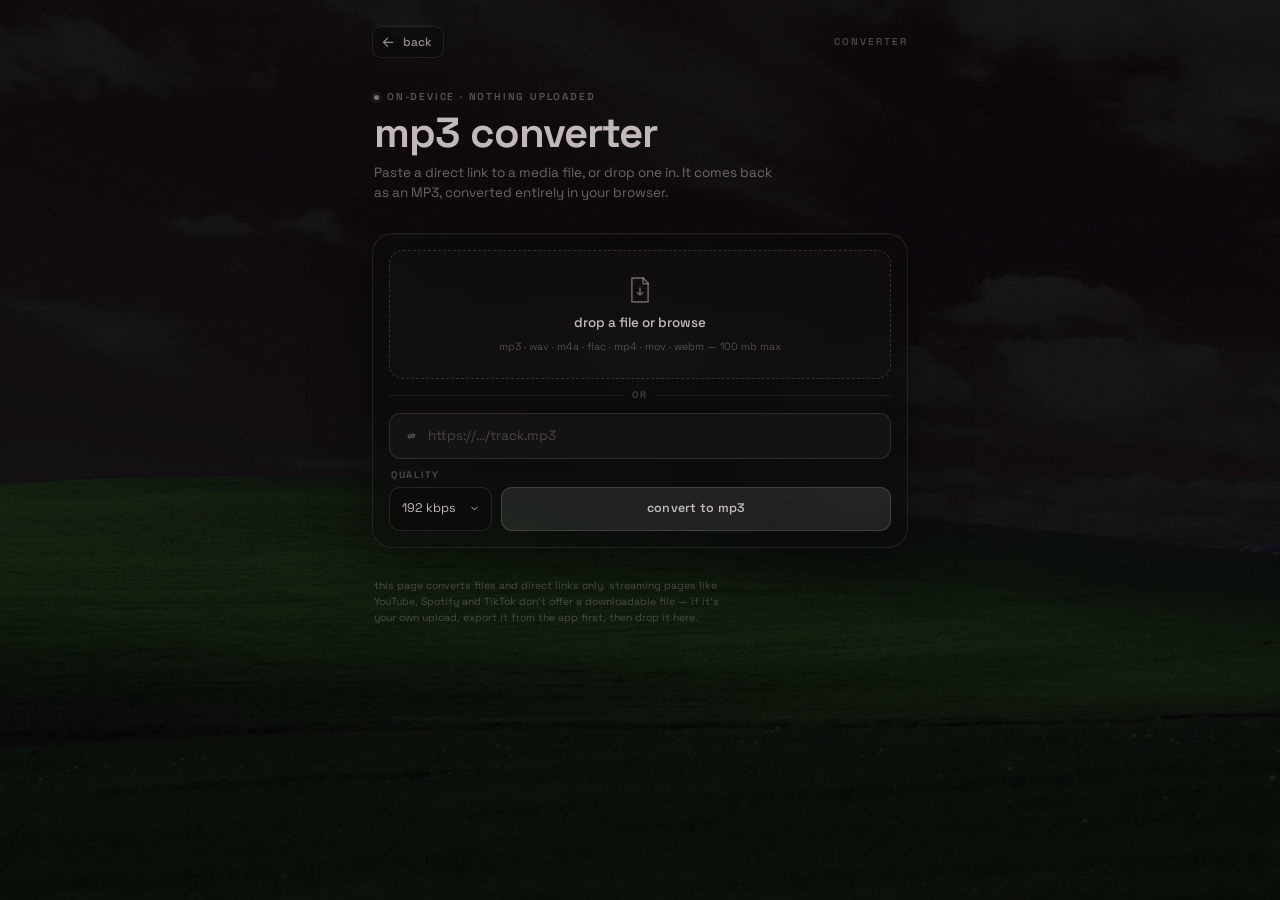
<file: converter.html>
<!DOCTYPE html>
<html lang="en">
<head>
  <meta charset="UTF-8" />
  <meta name="viewport" content="width=device-width, initial-scale=1.0, viewport-fit=cover" />
  <meta name="theme-color" content="#080808" />
  <meta name="color-scheme" content="dark" />
  <title>converter</title>
  <meta name="description" content="Convert audio and video files to MP3 in your browser — nothing is uploaded." />
  <link rel="icon" href="assets/pfp.png" />
  <link rel="preload" href="assets/fonts/space-grotesk.woff2" as="font" type="font/woff2" crossorigin />
  <link rel="stylesheet" href="style.css?v=11" />
  <link rel="stylesheet" href="music.css?v=2" />
  <link rel="stylesheet" href="converter.css?v=2" />
</head>
<body class="music-page convert-page">
  <div class="bg-image" aria-hidden="true"></div>
  <div class="bg-shade" aria-hidden="true"></div>
  <div class="grain" aria-hidden="true"></div>

  <main class="music convert">
    <nav class="music-nav reveal" data-delay="0">
      <a class="back" href="index.html">
        <svg xmlns="http://www.w3.org/2000/svg" viewBox="0 0 24 24" aria-hidden="true">
          <path fill="currentColor" d="M11.29 4.29a1 1 0 0 1 0 1.42L6.41 10.6H19a1 1 0 0 1 0 2H6.41l4.88 4.88a1 1 0 0 1-1.42 1.42l-6.58-6.59a1 1 0 0 1 0-1.42l6.58-6.59a1 1 0 0 1 1.42 0z" />
        </svg>
        <span>back</span>
      </a>
      <span class="nav-tag">converter</span>
    </nav>

    <header class="convert-head reveal" data-delay="1">
      <p class="convert-eyebrow"><span class="convert-dot" aria-hidden="true"></span>on-device · nothing uploaded</p>
      <h1 class="convert-title">mp3 converter</h1>
      <p class="convert-sub">Paste a direct link to a media file, or drop one in. It comes back as an MP3, converted entirely in your browser.</p>
    </header>

    <section class="convert-card reveal" data-delay="2" id="convertCard">
      <form class="convert-form" id="convertForm" novalidate>
        <fieldset class="convert-fields" id="convertFields">
          <div class="convert-drop-wrap">
            <label class="convert-drop" id="convertDrop" for="convertFile">
              <input class="convert-file" id="convertFile" type="file" accept="audio/*,video/*,.mp3,.m4a,.aac,.ogg,.oga,.opus,.flac,.wav,.mp4,.m4v,.mov,.webm,.mkv,.avi,.mpeg,.mpg,.3gp" />
              <svg class="convert-drop-icon" xmlns="http://www.w3.org/2000/svg" viewBox="0 0 48 48" aria-hidden="true">
                <path fill="none" stroke="currentColor" stroke-width="2.6" stroke-linejoin="round" d="M11 5h18l8 8v30H11z" />
                <path fill="none" stroke="currentColor" stroke-width="2.6" stroke-linecap="round" stroke-linejoin="round" d="M29 5v9h8M24 21v11m0 0 4-4m-4 4-4-4" />
              </svg>
              <span class="convert-file-name" id="convertFileName">drop a file or browse</span>
              <span class="convert-file-meta" id="convertFileMeta">mp3 · wav · m4a · flac · mp4 · mov · webm — 100 mb max</span>
            </label>
            <button class="convert-clear" id="convertClear" type="button" aria-label="Remove chosen file" hidden>×</button>
          </div>

          <p class="convert-or"><span>or</span></p>

          <label class="convert-url">
            <svg xmlns="http://www.w3.org/2000/svg" viewBox="0 0 24 24" aria-hidden="true">
              <path fill="currentColor" d="M10.59 13.41a1 1 0 0 1 0-1.42l2.83-2.83a3 3 0 0 1 4.24 4.25l-2.12 2.12a1 1 0 0 1-1.42-1.41l2.12-2.13a1 1 0 0 0-1.41-1.41l-2.83 2.83a1 1 0 0 1-1.41 0zM7.76 10.59l2.12-2.12a1 1 0 0 1 1.42 1.41l-2.12 2.13a1 1 0 0 0 1.41 1.41l2.83-2.83a1 1 0 0 1 1.41 0 1 1 0 0 1 0 1.42l-2.83 2.83a3 3 0 0 1-4.24-4.25z" />
            </svg>
            <input id="convertUrl" type="url" inputmode="url" placeholder="https://…/track.mp3" autocomplete="off" spellcheck="false" aria-label="Direct link to an audio or video file" />
          </label>

          <div class="convert-controls">
            <label class="convert-bitrate">
              <span>quality</span>
              <select id="convertBitrate">
                <option value="128">128 kbps</option>
                <option value="192" selected>192 kbps</option>
                <option value="256">256 kbps</option>
                <option value="320">320 kbps</option>
              </select>
            </label>
            <button class="convert-go" id="convertGo" type="submit">convert to mp3</button>
          </div>
        </fieldset>
      </form>

      <p class="convert-error" id="convertError" role="alert" hidden></p>

      <div class="convert-progress" id="convertProgress" hidden>
        <div class="convert-bar" role="progressbar" aria-label="Conversion progress"><span id="convertBar"></span></div>
        <div class="convert-progress-row">
          <span id="convertStatus" aria-live="polite">preparing…</span>
          <button class="convert-cancel" id="convertCancel" type="button">cancel</button>
        </div>
      </div>

      <details class="convert-log" id="convertLog" hidden>
        <summary>conversion log</summary>
        <pre id="convertLogText"></pre>
      </details>
    </section>

    <section class="convert-result reveal" data-delay="3" id="convertResult" hidden aria-live="polite">
      <div class="convert-result-head">
        <span class="convert-check" aria-hidden="true">
          <svg xmlns="http://www.w3.org/2000/svg" viewBox="0 0 24 24">
            <path fill="none" stroke="currentColor" stroke-width="2.2" stroke-linecap="round" stroke-linejoin="round" d="m5 12.5 4.2 4.2L19 7" />
          </svg>
        </span>
        <div class="convert-result-copy">
          <p class="convert-result-name" id="convertResultName">audio.mp3</p>
          <p class="convert-result-meta" id="convertResultMeta"></p>
        </div>
      </div>

      <audio id="convertAudio" controls preload="metadata"></audio>

      <div class="convert-result-actions">
        <a class="convert-download" id="convertDownload" download>download mp3</a>
        <button class="convert-again" id="convertAgain" type="button">convert another</button>
      </div>
    </section>

    <p class="convert-foot reveal" data-delay="3">
      this page converts files and direct links only. streaming pages like YouTube, Spotify and TikTok don’t offer a downloadable file — if it’s your own upload, export it from the app first, then drop it here.
    </p>
  </main>

  <script src="background.js?v=1"></script>
  <script src="converter.js?v=2"></script>
</body>
</html>
</file>
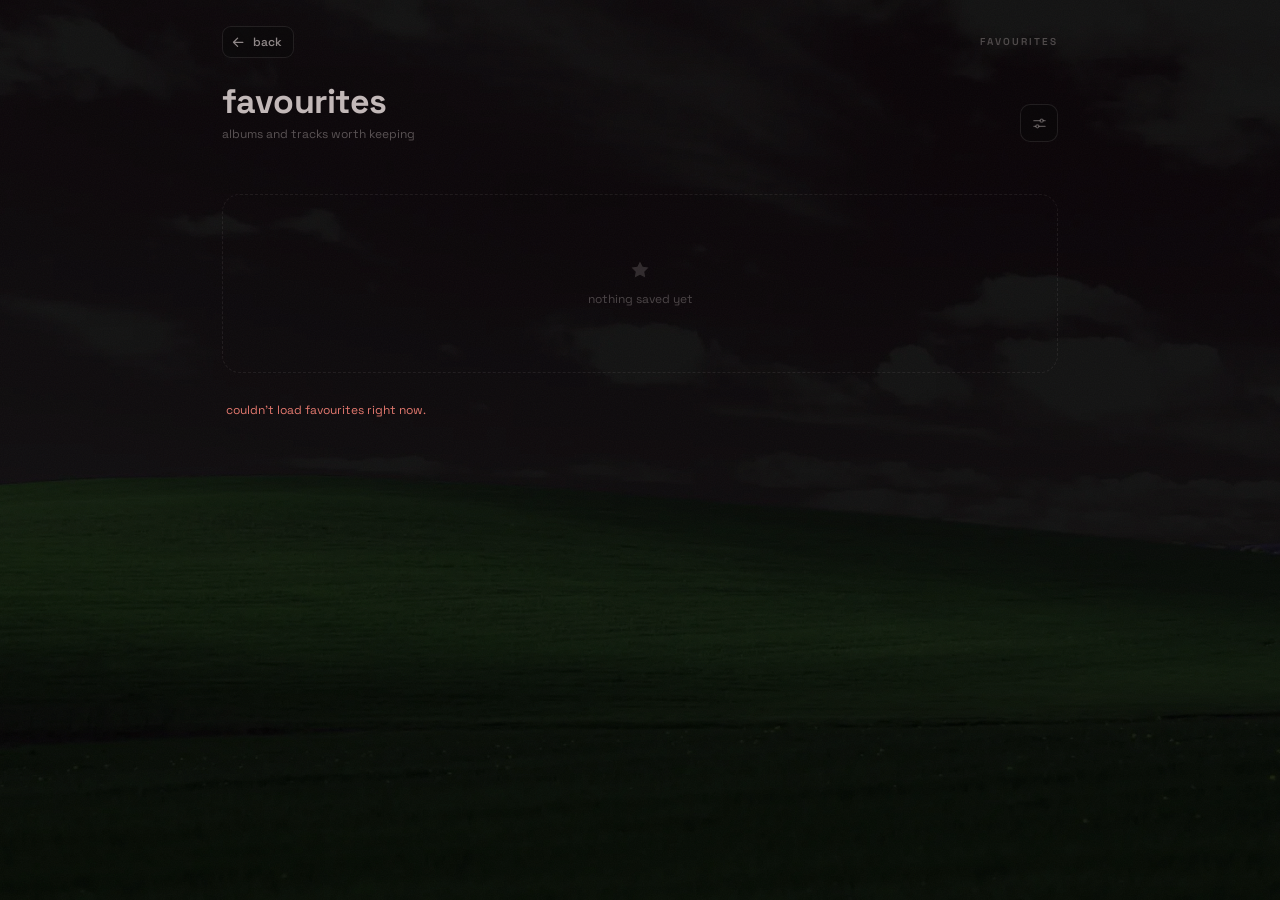
<file: favourites.html>
<!DOCTYPE html>
<html lang="en">
<head>
  <meta charset="UTF-8" />
  <meta name="viewport" content="width=device-width, initial-scale=1.0, viewport-fit=cover" />
  <meta name="theme-color" content="#080808" />
  <meta name="color-scheme" content="dark" />
  <title>favourites</title>
  <meta name="description" content="Albums and tracks zen keeps coming back to." />
  <link rel="icon" href="assets/pfp.png" />
  <link rel="preload" href="assets/fonts/space-grotesk.woff2" as="font" type="font/woff2" crossorigin />
  <link rel="stylesheet" href="style.css?v=11" />
  <link rel="stylesheet" href="music.css?v=2" />
  <link rel="stylesheet" href="favourites.css?v=2" />
</head>
<body class="music-page fav-page">
  <div class="bg-image" aria-hidden="true"></div>
  <div class="bg-shade" aria-hidden="true"></div>
  <div class="grain" aria-hidden="true"></div>

  <main class="music fav">
    <nav class="music-nav reveal" data-delay="0">
      <a class="back" href="index.html">
        <svg xmlns="http://www.w3.org/2000/svg" viewBox="0 0 24 24" aria-hidden="true">
          <path fill="currentColor" d="M11.29 4.29a1 1 0 0 1 0 1.42L6.41 10.6H19a1 1 0 0 1 0 2H6.41l4.88 4.88a1 1 0 0 1-1.42 1.42l-6.58-6.59a1 1 0 0 1 0-1.42l6.58-6.59a1 1 0 0 1 1.42 0z" />
        </svg>
        <span>back</span>
      </a>
      <span class="nav-tag">favourites</span>
    </nav>

    <header class="fav-head reveal" data-delay="1">
      <div class="fav-heading">
        <div class="fav-title-row">
          <h1 class="fav-title" id="favTitle">favourites</h1>
          <span class="fav-count" id="favCount" hidden></span>
        </div>
        <p class="fav-sub">albums and tracks worth keeping</p>
      </div>

      <button class="fav-gear" id="favGear" type="button" aria-label="Favourites dev settings" title="dev settings">
        <svg xmlns="http://www.w3.org/2000/svg" viewBox="0 0 24 24" fill="none" stroke="currentColor" stroke-width="1.7" stroke-linecap="round" aria-hidden="true">
          <path d="M4 8h9M17 8h3M4 16h3M11 16h9" />
          <circle cx="15" cy="8" r="2.2" />
          <circle cx="9" cy="16" r="2.2" />
        </svg>
      </button>
    </header>

    <ul class="fav-grid" id="favGrid"></ul>

    <p class="fav-empty reveal" id="favEmpty" data-delay="2" hidden>
      <svg xmlns="http://www.w3.org/2000/svg" viewBox="0 0 24 24" aria-hidden="true">
        <path fill="currentColor" d="M12 2.6l2.87 5.82 6.42.93-4.64 4.53 1.09 6.4L12 17.25l-5.74 3.03 1.09-6.4L2.71 9.35l6.42-.93z" />
      </svg>
      <span>nothing saved yet</span>
    </p>

    <p class="note" id="favStatus" aria-live="polite" hidden></p>
  </main>

  <div class="fav-modal" id="favModal" hidden>
    <div class="fav-panel" role="dialog" aria-modal="true" aria-labelledby="favModalTitle">
      <div class="fav-panel-head">
        <p class="fav-panel-title" id="favModalTitle">add to favourites</p>
        <button class="fav-close" id="favClose" type="button" aria-label="Close">×</button>
      </div>

      <div class="fav-kinds" role="group" aria-label="Search type">
        <button type="button" data-kind="album" class="is-active" aria-pressed="true">albums</button>
        <button type="button" data-kind="track" aria-pressed="false">tracks</button>
      </div>

      <label class="fav-search">
        <svg xmlns="http://www.w3.org/2000/svg" viewBox="0 0 24 24" aria-hidden="true">
          <path fill="currentColor" d="M10 4a6 6 0 1 0 3.71 10.7l4.8 4.8 1.41-1.42-4.8-4.8A6 6 0 0 0 10 4zm0 2a4 4 0 1 1 0 8 4 4 0 0 1 0-8z" />
        </svg>
        <input id="favSearch" type="search" placeholder="search albums…" autocomplete="off" spellcheck="false" aria-label="Search albums or tracks" />
      </label>

      <div class="fav-results" id="favResults"></div>
      <p class="fav-hint" id="favHint" aria-live="polite">type an album name</p>
    </div>
  </div>

  <div class="admin" id="favDevPanel" hidden>
    <form class="admin-panel" id="favDevForm" autocomplete="off">
      <p class="admin-title">favourites dev</p>

      <label class="admin-field" id="favKeyField">
        <span>key</span>
        <input type="password" id="favKey" placeholder="enter key" />
      </label>

      <p class="admin-text" id="favDevStatus" hidden>dev mode is on — the + tile and × buttons are live.</p>

      <button class="admin-submit" type="submit" id="favDevSubmit">enter</button>
      <button class="admin-submit admin-reset" type="button" id="favLock" hidden>lock</button>

      <p class="admin-hint" id="favDevHint">alt + y to close</p>
    </form>
  </div>

  <script src="background.js?v=1"></script>
  <script src="favourites.js?v=2"></script>
</body>
</html>
</file>
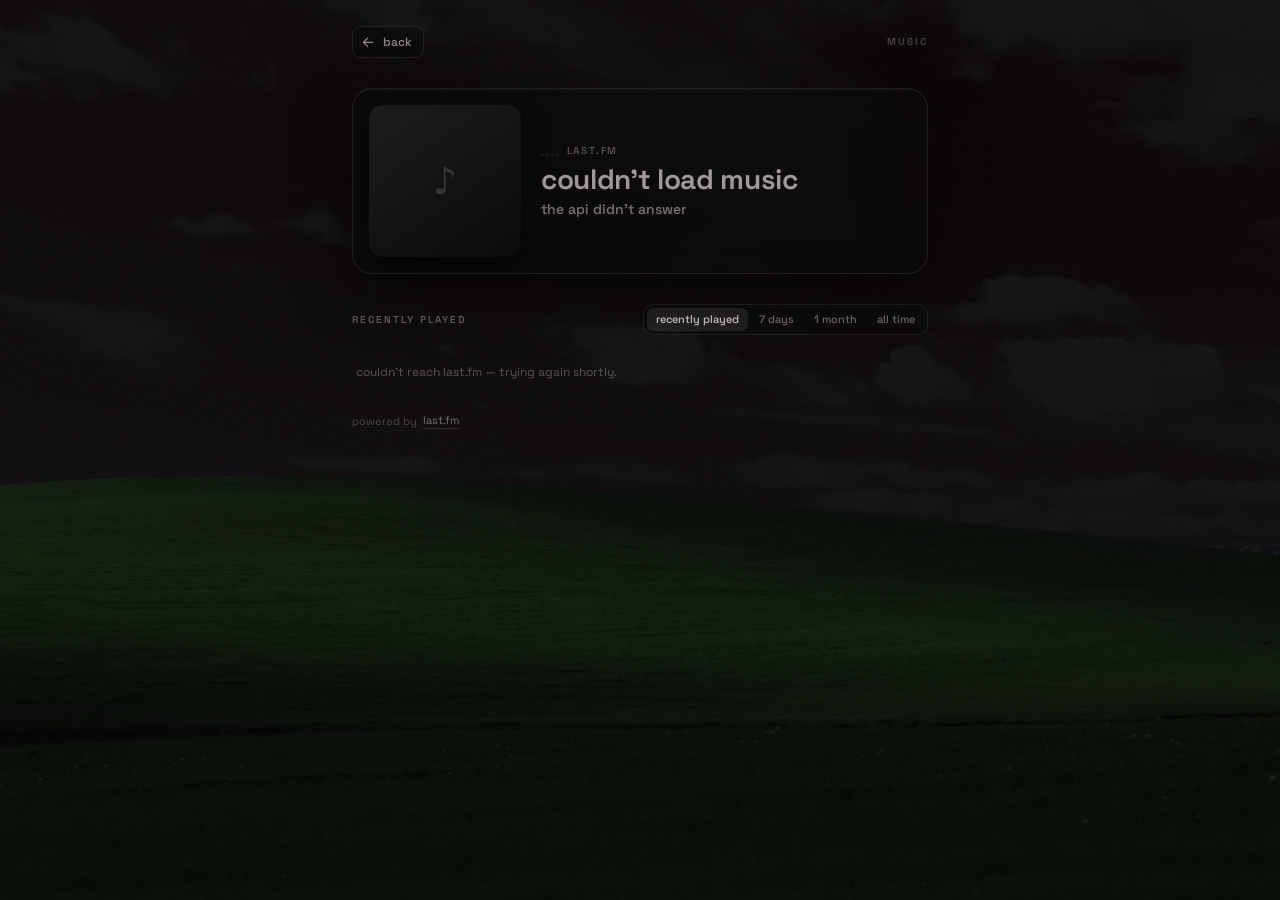
<file: music.html>
<!DOCTYPE html>
<html lang="en">
<head>
  <meta charset="UTF-8" />
  <meta name="viewport" content="width=device-width, initial-scale=1.0, viewport-fit=cover" />
  <meta name="theme-color" content="#080808" />
  <meta name="color-scheme" content="dark" />
  <title>music</title>
  <meta name="description" content="What zen is listening to, straight from last.fm." />
  <link rel="icon" href="assets/pfp.png" />
  <link rel="preload" href="assets/fonts/space-grotesk.woff2" as="font" type="font/woff2" crossorigin />
  <link rel="stylesheet" href="style.css?v=11" />
  <link rel="stylesheet" href="music.css?v=2" />
</head>
<body class="music-page">
  <div class="bg-image" aria-hidden="true"></div>
  <div class="bg-shade" aria-hidden="true"></div>
  <div class="grain" aria-hidden="true"></div>

  <main class="music">
    <nav class="music-nav reveal" data-delay="0">
      <a class="back" href="index.html">
        <svg xmlns="http://www.w3.org/2000/svg" viewBox="0 0 24 24" aria-hidden="true">
          <path fill="currentColor" d="M11.29 4.29a1 1 0 0 1 0 1.42L6.41 10.6H19a1 1 0 0 1 0 2H6.41l4.88 4.88a1 1 0 0 1-1.42 1.42l-6.58-6.59a1 1 0 0 1 0-1.42l6.58-6.59a1 1 0 0 1 1.42 0z" />
        </svg>
        <span>back</span>
      </a>
      <span class="nav-tag">music</span>
    </nav>

    <section class="now" id="now" data-state="loading" aria-busy="true">
      <div class="now-art" id="nowArtBox">
        <img id="nowArt" alt="" width="152" height="152" decoding="async" />
        <span class="art-fallback" aria-hidden="true">♪</span>
      </div>

      <div class="now-body">
        <p class="eyebrow">
          <span class="bars" aria-hidden="true"><i></i><i></i><i></i><i></i></span>
          <span id="nowStatus">loading</span>
        </p>
        <h1 class="now-title" id="nowTitle">…</h1>
        <p class="now-artist" id="nowArtist"></p>
        <p class="now-album" id="nowAlbum"></p>
      </div>

      <a class="now-link" id="nowLink" href="https://www.last.fm" target="_blank" rel="noopener noreferrer" aria-label="Open this track on last.fm" hidden>
        <svg xmlns="http://www.w3.org/2000/svg" viewBox="0 0 24 24" aria-hidden="true">
          <path fill="currentColor" d="M14 4h6v6h-2V7.41l-8.29 8.3-1.42-1.42L16.59 6H14V4zM5 6h5v2H5v11h11v-5h2v5a2 2 0 0 1-2 2H5a2 2 0 0 1-2-2V8a2 2 0 0 1 2-2z" />
        </svg>
      </a>
    </section>

    <section class="top reveal" data-delay="2">
      <div class="top-head">
        <h2 class="top-title" id="listTitle">recently played</h2>
        <div class="periods" id="periods" role="group" aria-label="Music view">
          <button type="button" data-view="recent" class="is-active" aria-pressed="true">
            <span class="only-wide">recently played</span><span class="only-narrow">recent</span>
          </button>
          <button type="button" data-view="7day" aria-pressed="false">7 days</button>
          <button type="button" data-view="1month" aria-pressed="false">1 month</button>
          <button type="button" data-view="overall" aria-pressed="false">all time</button>
        </div>
      </div>

      <ol class="tracks" id="tracks" aria-live="polite"></ol>
      <p class="note" id="note" hidden></p>
    </section>

    <p class="music-foot reveal" data-delay="3">
      <span id="footLabel">powered by</span>
      <a id="lastfmLink" href="https://www.last.fm" target="_blank" rel="noopener noreferrer">last.fm</a>
    </p>
  </main>

  <script src="background.js?v=1"></script>
  <script src="music.js?v=2"></script>
</body>
</html>
</file>
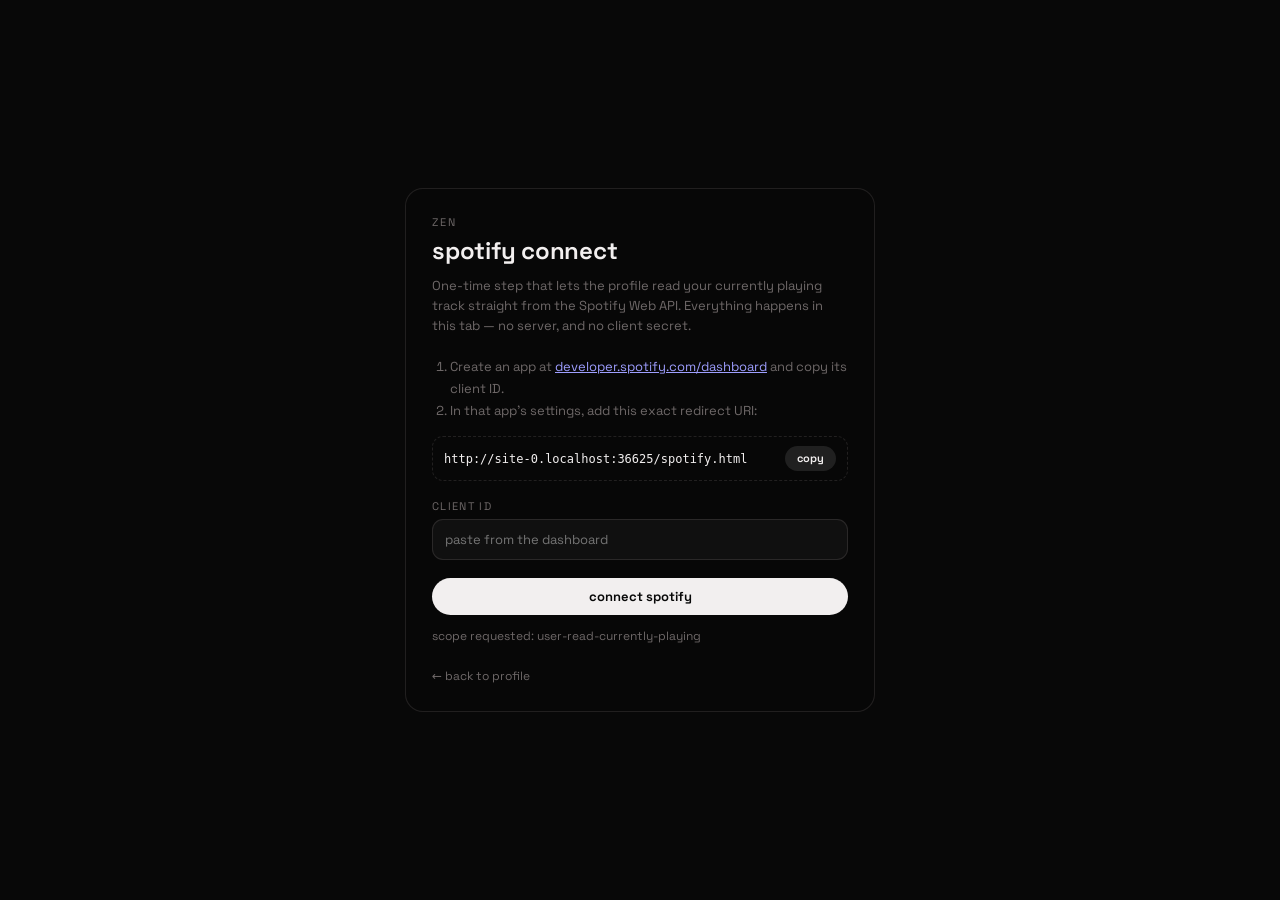
<file: spotify.html>
<!DOCTYPE html>
<html lang="en">
<head>
  <meta charset="UTF-8" />
  <meta name="viewport" content="width=device-width, initial-scale=1.0" />
  <meta name="robots" content="noindex" />
  <meta name="theme-color" content="#080808" />
  <meta name="color-scheme" content="dark" />
  <title>spotify connect</title>
  <link rel="icon" href="assets/pfp.png" />
  <style>
    @font-face {
      font-family: "Space Grotesk";
      src: url("assets/fonts/space-grotesk.woff2") format("woff2");
      font-weight: 300 700;
      font-style: normal;
      font-display: swap;
    }

    :root {
      --fg: #f2efef;
      --muted: rgba(194, 184, 184, 0.55);
      --line: rgba(194, 184, 184, 0.14);
      --green: #1db954;
    }

    * {
      box-sizing: border-box;
    }

    body {
      margin: 0;
      min-height: 100vh;
      padding: 40px 20px;
      display: grid;
      place-items: center;
      background: #080808;
      color: var(--fg);
      font-family: "Space Grotesk", system-ui, -apple-system, "Segoe UI", sans-serif;
      -webkit-font-smoothing: antialiased;
    }

    .wrap {
      width: 100%;
      max-width: 470px;
      padding: 26px;
      border: 1px solid var(--line);
      border-radius: 18px;
      background: rgba(8, 8, 8, 0.6);
    }

    .eyebrow {
      margin: 0 0 6px;
      font-size: 11px;
      letter-spacing: 0.16em;
      text-transform: uppercase;
      color: var(--muted);
    }

    h1 {
      margin: 0 0 10px;
      font-size: 24px;
      font-weight: 650;
      letter-spacing: -0.01em;
    }

    .lede {
      margin: 0 0 20px;
      font-size: 13px;
      line-height: 1.55;
      color: var(--muted);
    }

    .lede a,
    .hint code,
    .hint a {
      color: var(--fg);
      text-decoration: underline;
      text-underline-offset: 2px;
    }

    label.field {
      display: block;
      margin: 0 0 14px;
    }

    label.field span {
      display: block;
      margin-bottom: 6px;
      font-size: 11px;
      letter-spacing: 0.12em;
      text-transform: uppercase;
      color: var(--muted);
    }

    input,
    textarea {
      width: 100%;
      padding: 11px 12px;
      border: 1px solid var(--line);
      border-radius: 11px;
      background: rgba(255, 255, 255, 0.04);
      color: var(--fg);
      font: inherit;
      font-size: 13px;
      outline: none;
      transition: border-color 0.2s ease;
    }

    input:focus,
    textarea:focus {
      border-color: rgba(194, 184, 184, 0.4);
    }

    textarea {
      resize: vertical;
      font-family: ui-monospace, "SFMono-Regular", Menlo, monospace;
      font-size: 12px;
      line-height: 1.5;
      word-break: break-all;
    }

    .uri {
      display: flex;
      align-items: center;
      gap: 10px;
      margin: 0 0 18px;
      padding: 9px 11px;
      border: 1px dashed var(--line);
      border-radius: 11px;
      font-size: 12px;
      color: var(--muted);
    }

    .uri code {
      flex: 1;
      min-width: 0;
      overflow-wrap: anywhere;
      color: var(--fg);
    }

    .steps {
      margin: 0 0 14px;
      padding-left: 18px;
      font-size: 13px;
      line-height: 1.7;
      color: var(--muted);
    }

    button {
      border: 0;
      border-radius: 25px;
      background: var(--fg);
      color: #080808;
      font: inherit;
      font-size: 12px;
      font-weight: 650;
      padding: 9px 15px;
      line-height: 1;
      cursor: pointer;
      transition: opacity 0.2s ease;
    }

    button:hover {
      opacity: 0.85;
    }

    .uri button {
      flex: none;
      padding: 7px 12px;
      font-size: 11px;
      background: rgba(255, 255, 255, 0.1);
      color: var(--fg);
    }

    .go {
      width: 100%;
      margin-top: 4px;
      padding: 12px 16px;
      font-size: 13px;
    }

    .hint {
      margin: 12px 0 0;
      font-size: 12px;
      line-height: 1.6;
      color: var(--muted);
    }

    .hint.err {
      color: #ff8f8f;
    }

    .result {
      margin-top: 22px;
      padding-top: 20px;
      border-top: 1px solid var(--line);
    }

    .result-title {
      margin: 0 0 8px;
      font-size: 11px;
      letter-spacing: 0.12em;
      text-transform: uppercase;
      color: var(--muted);
    }

    .result textarea {
      margin-bottom: 12px;
    }

    .back {
      display: inline-block;
      margin-top: 22px;
      font-size: 12px;
      color: var(--muted);
      text-decoration: none;
    }

    .back:hover {
      color: var(--fg);
    }
  </style>
</head>
<body>
  <main class="wrap">
    <p class="eyebrow">zen</p>
    <h1>spotify connect</h1>
    <p class="lede">
      One-time step that lets the profile read your currently playing track straight from the
      Spotify Web API. Everything happens in this tab &mdash; no server, and no client secret.
    </p>

    <ol class="steps">
      <li>
        Create an app at
        <a href="https://developer.spotify.com/dashboard" target="_blank" rel="noopener noreferrer">developer.spotify.com/dashboard</a>
        and copy its client ID.
      </li>
      <li>In that app&rsquo;s settings, add this exact redirect URI:</li>
    </ol>

    <p class="uri">
      <code id="redirectUri">loading&hellip;</code>
      <button id="copyUri" type="button">copy</button>
    </p>

    <label class="field">
      <span>client id</span>
      <input id="clientId" type="text" spellcheck="false" autocapitalize="off" autocomplete="off" placeholder="paste from the dashboard" />
    </label>

    <button class="go" id="connect" type="button">connect spotify</button>

    <p class="hint" id="hint">scope requested: user-read-currently-playing</p>

    <section class="result" id="result" hidden>
      <p class="result-title">refresh token</p>
      <textarea id="token" readonly rows="4" spellcheck="false"></textarea>
      <button class="go" id="copyToken" type="button">copy refresh token</button>
      <p class="hint">
        Set <code>SPOTIFY_CLIENT_ID</code> and <code>SPOTIFY_REFRESH_TOKEN</code> as secrets on the
        spotify proxy worker, never in <code>script.js</code>. Treat the token like a password: anyone
        holding it can read your playback state.
      </p>
      <p class="hint" id="live"></p>
    </section>

    <a class="back" href="./">&larr; back to profile</a>
  </main>

  <script>
    (() => {
      const SCOPE = "user-read-currently-playing";
      const STORE = "zen.spotify.";
      const TOKEN_URL = "https://accounts.spotify.com/api/token";
      const NOW_URL = "https://api.spotify.com/v1/me/player/currently-playing";

      const redirectUri = location.origin + location.pathname;
      const redirectEl = document.getElementById("redirectUri");
      const clientIdInput = document.getElementById("clientId");
      const hint = document.getElementById("hint");
      const result = document.getElementById("result");
      const tokenBox = document.getElementById("token");
      const live = document.getElementById("live");

      redirectEl.textContent = redirectUri;

      function say(text, isError) {
        hint.textContent = text;
        hint.classList.toggle("err", Boolean(isError));
      }

      function b64url(bytes) {
        let raw = "";
        new Uint8Array(bytes).forEach((byte) => {
          raw += String.fromCharCode(byte);
        });
        return btoa(raw).replace(/\+/g, "-").replace(/\//g, "_").replace(/=+$/, "");
      }

      function random(n) {
        return b64url(crypto.getRandomValues(new Uint8Array(n)));
      }

      async function challenge(verifier) {
        const digest = await crypto.subtle.digest("SHA-256", new TextEncoder().encode(verifier));
        return b64url(digest);
      }

      async function copy(text, label) {
        try {
          await navigator.clipboard.writeText(text);
          say(label + " copied");
        } catch (err) {
          say("couldn't copy — select it manually", true);
        }
      }

      document.getElementById("copyUri").addEventListener("click", () => copy(redirectUri, "redirect URI"));
      document.getElementById("copyToken").addEventListener("click", () => copy(tokenBox.value, "refresh token"));

      clientIdInput.value = localStorage.getItem(STORE + "client") || "";

      document.getElementById("connect").addEventListener("click", async () => {
        const clientId = clientIdInput.value.trim();
        if (!clientId) {
          say("paste your client id first", true);
          return;
        }

        localStorage.setItem(STORE + "client", clientId);

        const verifier = random(64);
        localStorage.setItem(STORE + "verifier", verifier);
        const state = random(16);
        localStorage.setItem(STORE + "state", state);

        const params = new URLSearchParams({
          client_id: clientId,
          response_type: "code",
          redirect_uri: redirectUri,
          code_challenge_method: "S256",
          code_challenge: await challenge(verifier),
          scope: SCOPE,
          state,
          show_dialog: "true",
        });

        location.href = "https://accounts.spotify.com/authorize?" + params.toString();
      });

      async function exchange(code) {
        const verifier = localStorage.getItem(STORE + "verifier");
        const clientId = localStorage.getItem(STORE + "client") || clientIdInput.value.trim();

        if (!verifier || !clientId) {
          say("that sign-in has no stored verifier — press connect again", true);
          return;
        }

        say("exchanging the code\u2026");

        const body = new URLSearchParams({
          grant_type: "authorization_code",
          code,
          redirect_uri: redirectUri,
          client_id: clientId,
          code_verifier: verifier,
        });

        try {
          const res = await fetch(TOKEN_URL, {
            method: "POST",
            headers: { "Content-Type": "application/x-www-form-urlencoded" },
            body,
          });
          const data = await res.json();

          if (!res.ok || !data.refresh_token) {
            say("exchange failed: " + (data.error_description || data.error || res.status), true);
            return;
          }

          tokenBox.value = data.refresh_token;
          result.hidden = false;
          say("connected — keep this tab open until you've copied the token");

          try {
            const now = await fetch(NOW_URL, {
              headers: { Authorization: "Bearer " + data.access_token },
            });
            if (now.status === 204) {
              live.textContent = "live check: connected, nothing playing right now.";
            } else if (now.ok) {
              const playing = await now.json();
              const item = playing.item || {};
              const who = (item.artists || []).map((one) => one.name).join(", ");
              live.textContent = item.name
                ? "live check: connected, playing " + item.name + (who ? " — " + who : "") + "."
                : "live check: connected.";
            } else {
              live.textContent = "live check: connected, but the player read returned " + now.status + ".";
            }
          } catch (err) {
            live.textContent = "live check: connected, but the player read failed.";
          }
        } catch (err) {
          say("couldn't reach Spotify — " + err.message, true);
        }
      }

      const params = new URLSearchParams(location.search);
      const code = params.get("code");
      const state = params.get("state");
      const failed = params.get("error");

      if (failed) {
        say("spotify said: " + failed, true);
        history.replaceState(null, "", location.pathname);
      } else if (code) {
        const expected = localStorage.getItem(STORE + "state");
        history.replaceState(null, "", location.pathname);

        if (expected && state !== expected) {
          say("state mismatch — press connect again", true);
        } else {
          exchange(code);
        }
      }
    })();
  </script>
</body>
</html>
</file>
<file: style.css>
@font-face {
  font-family: "Space Grotesk";
  src: url("assets/fonts/space-grotesk.woff2") format("woff2");
  font-weight: 300 700;
  font-style: normal;
  font-display: swap;
}

:root {
  --fg: #c2b8b8;
  --bg: #080808;
  --font: "Space Grotesk", "Satoshi", system-ui, -apple-system, "Segoe UI", sans-serif;
}

*,
*::before,
*::after {
  box-sizing: border-box;
  margin: 0;
  padding: 0;
}

html,
body {
  height: 100%;
  overscroll-behavior: none;
}

body {
  min-height: 100dvh;
  background: var(--bg);
  color: var(--fg);
  font-family: var(--font);
  font-size: 16px;
  line-height: 1.4;
  overflow: hidden;
  -webkit-text-size-adjust: 100%;
  -webkit-font-smoothing: antialiased;
  -webkit-tap-highlight-color: transparent;
}

.bg-image {
  position: fixed;
  inset: 0;
  z-index: -2;
  overflow: hidden;
  background: url("assets/bg.webp") center center / cover no-repeat;
}

.bg-image .site-bg {
  position: absolute;
  inset: 0;
  display: block;
  width: 100%;
  height: 100%;
  object-fit: cover;
  object-position: center;
  pointer-events: none;
}

.bg-shade {
  position: fixed;
  inset: 0;
  z-index: -1;
  background: rgba(0, 0, 0, 0.55);
}

.grain {
  position: fixed;
  inset: 0;
  z-index: 0;
  pointer-events: none;
  opacity: 0.035;
  background-image: url("data:image/svg+xml,%3Csvg xmlns='http://www.w3.org/2000/svg' width='160' height='160'%3E%3Cfilter id='n'%3E%3CfeTurbulence type='fractalNoise' baseFrequency='0.85' numOctaves='3' stitchTiles='stitch'/%3E%3C/filter%3E%3Crect width='160' height='160' filter='url(%23n)'/%3E%3C/svg%3E");
}

.loader {
  position: fixed;
  inset: 0;
  z-index: 50;
  display: flex;
  flex-direction: column;
  align-items: center;
  justify-content: center;
  gap: 20px;
  background: #050505;
  cursor: pointer;
  transition: opacity 0.6s ease, visibility 0.6s ease;
}

.loader:focus-visible {
  outline: 2px solid rgba(194, 184, 184, 0.45);
  outline-offset: -10px;
}

.enter-hint {
  font-size: 12px;
  font-weight: 500;
  letter-spacing: 0.2em;
  color: rgba(194, 184, 184, 0.6);
  animation: hintPulse 2.4s ease-in-out infinite;
}

@keyframes hintPulse {
  0%,
  100% {
    opacity: 0.45;
  }
  50% {
    opacity: 0.9;
  }
}

.loader.is-done {
  opacity: 0;
  visibility: hidden;
}

.caret {
  width: 4px;
  height: 26px;
  background: #f2efef;
  border-radius: 1px;
  animation: blink 1s steps(2, start) infinite;
}

@keyframes blink {
  0%,
  45% {
    opacity: 1;
  }
  50%,
  100% {
    opacity: 0;
  }
}

.audio-wrap {
  position: fixed;
  top: 15px;
  left: 15px;
  z-index: 5;
  display: flex;
  align-items: center;
  gap: 8px;
}

.audio-btn {
  position: relative;
  display: grid;
  place-items: center;
  width: 60px;
  height: 60px;
  border-radius: 15px;
  border: 2px solid rgba(6, 7, 6, 0.235);
  background: rgba(6, 7, 6, 0.26);
  color: var(--fg);
  font: inherit;
  cursor: pointer;
  padding: 0;
  transition: background 0.25s ease, border-color 0.25s ease, transform 0.25s ease;
}

.audio-btn:hover {
  background: rgba(20, 20, 20, 0.45);
  border-color: rgba(120, 120, 120, 0.25);
}

.audio-btn:active {
  transform: scale(0.95);
}

.audio-btn:focus-visible {
  outline: 2px solid rgba(194, 184, 184, 0.5);
  outline-offset: 3px;
}

.audio-btn .icon {
  width: 30px;
  height: 30px;
  grid-area: 1 / 1;
  transition: opacity 0.2s ease, transform 0.2s ease;
}

.audio-btn .icon-pause {
  width: 26px;
  height: 26px;
  opacity: 0;
  transform: scale(0.7);
}

.audio-btn.is-playing .icon-volume {
  opacity: 0;
  transform: scale(0.7);
}

.audio-btn.is-playing .icon-pause {
  opacity: 1;
  transform: scale(1);
}

.audio-btn .icon-volume {
  animation: speaker 2.6s ease-in-out infinite;
}

.audio-btn.is-playing .icon-volume {
  animation: none;
}

.audio-vol {
  display: none;
  align-items: center;
  height: 40px;
  padding: 0 12px;
  border-radius: 12px;
  border: 2px solid rgba(6, 7, 6, 0.235);
  background: rgba(6, 7, 6, 0.26);
  -webkit-backdrop-filter: blur(6px);
  backdrop-filter: blur(6px);
}

@media (hover: hover) and (pointer: fine) and (min-width: 641px) {
  .audio-vol {
    display: flex;
    opacity: 0;
    transform: translateX(-6px);
    pointer-events: none;
    transition: opacity 0.22s ease, transform 0.22s ease;
  }

  .audio-wrap:hover .audio-vol,
  .audio-wrap:focus-within .audio-vol {
    opacity: 1;
    transform: none;
    pointer-events: auto;
  }
}

.audio-vol-range {
  width: 92px;
  height: 18px;
  -webkit-appearance: none;
  appearance: none;
  background: transparent;
  cursor: pointer;
}

.audio-vol-range::-webkit-slider-runnable-track {
  height: 4px;
  border-radius: 99px;
  background: rgba(194, 184, 184, 0.22);
}

.audio-vol-range::-webkit-slider-thumb {
  -webkit-appearance: none;
  width: 12px;
  height: 12px;
  margin-top: -4px;
  border-radius: 50%;
  background: var(--fg);
  box-shadow: 0 0 6px rgba(194, 184, 184, 0.45);
}

.audio-vol-range::-moz-range-track {
  height: 4px;
  border-radius: 99px;
  background: rgba(194, 184, 184, 0.22);
}

.audio-vol-range::-moz-range-thumb {
  width: 12px;
  height: 12px;
  border: 0;
  border-radius: 50%;
  background: var(--fg);
  box-shadow: 0 0 6px rgba(194, 184, 184, 0.45);
}

.audio-vol-range:focus-visible {
  outline: 2px solid rgba(194, 184, 184, 0.5);
  outline-offset: 4px;
  border-radius: 99px;
}

@keyframes speaker {
  0%,
  100% {
    opacity: 1;
  }
  50% {
    opacity: 0.7;
  }
}

.page-actions {
  position: fixed;
  right: 15px;
  bottom: 15px;
  z-index: 5;
  display: flex;
  flex-direction: column;
  gap: 10px;
}

.page-btn {
  display: grid;
  place-items: center;
  width: 60px;
  height: 60px;
  border-radius: 15px;
  border: 2px solid rgba(6, 7, 6, 0.235);
  background: rgba(6, 7, 6, 0.26);
  color: var(--fg);
  transition: background 0.25s ease, border-color 0.25s ease, transform 0.25s ease;
}

.page-btn svg {
  width: 27px;
  height: 27px;
  display: block;
}

.page-btn:hover {
  background: rgba(20, 20, 20, 0.45);
  border-color: rgba(120, 120, 120, 0.25);
  transform: translateY(-1px);
}

.page-btn:active {
  transform: scale(0.95);
}

.page-btn:focus-visible {
  outline: 2px solid rgba(194, 184, 184, 0.5);
  outline-offset: 3px;
}

.profile {
  position: relative;
  z-index: 1;
  display: flex;
  align-items: center;
  justify-content: center;
  min-height: 100dvh;
  padding: 42px 16px;
}

.tilt-box {
  padding: 26px 32px;
  transform-style: preserve-3d;
}

.card {
  position: relative;
  display: grid;
  grid-template-columns: 172px 170px;
  align-items: center;
  gap: 30px;
  padding: 10px 18px;
  transform-style: preserve-3d;
  transform: perspective(1100px) rotateX(var(--rx, 0deg)) rotateY(var(--ry, 0deg));
  transition: transform 0.55s cubic-bezier(0.22, 1, 0.36, 1);
  will-change: transform;
}

.card.is-tilting {
  transition: transform 0.12s linear;
}

.avatar-wrap,
.info {
  transform-style: preserve-3d;
}

.avatar,
.info {
  transition: transform 0.45s cubic-bezier(0.22, 1, 0.36, 1);
}

.card.is-tilting .avatar,
.card.is-tilting .avatar-decoration {
  transform: translateZ(44px);
}

.avatar-decoration {
  transition: transform 0.45s cubic-bezier(0.22, 1, 0.36, 1);
}

.card.is-tilting .info {
  transform: translateZ(26px);
}

.avatar-wrap {
  position: relative;
  width: 172px;
  height: 172px;
  touch-action: manipulation;
}

.avatar-decoration {
  position: absolute;
  inset: -10%;
  width: 120%;
  height: 120%;
  object-fit: contain;
  pointer-events: none;
  user-select: none;
  -webkit-user-drag: none;
  z-index: 2;
}

.avatar-decoration[hidden] {
  display: none;
}

.avatar {
  display: block;
  width: 100%;
  height: 100%;
  object-fit: cover;
  border-radius: 50%;
  user-select: none;
  -webkit-user-drag: none;
}

.info {
  display: flex;
  flex-direction: column;
  gap: 6px;
  min-width: 0;
}

.name-row {
  display: flex;
  align-items: center;
  gap: 10px;
}

.name {
  flex: none;
  font-size: 36px;
  font-weight: 700;
  line-height: 0.98;
  letter-spacing: 0;
  color: var(--fg);
  text-shadow: 0 0 0.46em currentColor;
  white-space: nowrap;
  overflow: visible;
}

.name.is-typing::after {
  content: "";
  display: inline-block;
  width: 3px;
  height: 0.78em;
  margin-left: 5px;
  vertical-align: -0.02em;
  background: currentColor;
  animation: blink 1s steps(2, start) infinite;
}

.badges {
  flex: none;
  display: flex;
  align-items: center;
  gap: 5.5px;
  padding: 6px 10px;
  border-radius: 25px;
  border: 2px solid rgba(6, 7, 6, 0.04);
  background: rgba(6, 7, 6, 0.2);
}

.badge {
  display: grid;
  place-items: center;
  width: 20px;
  height: 20px;
  color: var(--fg);
  cursor: default;
  transform-origin: 50% 80%;
  transition: transform 0.25s cubic-bezier(0.22, 1, 0.36, 1), color 0.25s ease,
    filter 0.25s ease;
}

.badge:hover {
  color: #f7f3f3;
  transform: translateY(-2px) scale(1.16);
  filter: drop-shadow(0 0 7px rgba(255, 255, 255, 0.28));
}

.badge svg {
  width: 20px;
  height: 20px;
  display: block;
}

.handle {
  display: inline-flex;
  align-items: center;
  height: 27px;
  font-size: 12px;
  font-weight: 550;
  line-height: 1;
  letter-spacing: 0.015em;
  color: rgba(194, 184, 184, 0.62);
  white-space: nowrap;
  overflow-wrap: anywhere;
}

.bio {
  font-size: 17px;
  font-weight: 570;
  line-height: 1.55;
  color: var(--fg);
  overflow-wrap: anywhere;
}

.status-row {
  display: flex;
  align-items: center;
  gap: 8px;
  flex-wrap: wrap;
  margin-top: 4px;
}

.discord {
  display: inline-flex;
  align-items: center;
  height: 27px;
  gap: 6px;
  padding: 0 10px 0 8px;
  border-radius: 25px;
  border: 2px solid rgba(6, 7, 6, 0.04);
  background: rgba(6, 7, 6, 0.2);
  color: var(--fg);
  font-size: 12px;
  line-height: 1;
  cursor: default;
  transition: background 0.25s ease, border-color 0.25s ease;
}

.discord:hover {
  background: rgba(20, 20, 20, 0.32);
  border-color: rgba(120, 120, 120, 0.2);
}

.icon-discord {
  width: 13px;
  height: 13px;
  display: block;
  flex: none;
  opacity: 0.85;
}

.discord-dot {
  width: 7px;
  height: 7px;
  flex: none;
  border-radius: 50%;
  background: #747f8d;
  transition: background 0.3s ease, box-shadow 0.3s ease;
}

.discord-label {
  font-weight: 550;
  letter-spacing: 0.01em;
  white-space: nowrap;
}

.discord[data-status="online"] .discord-dot {
  background: #3ba55d;
  box-shadow: 0 0 7px rgba(59, 165, 93, 0.75);
}

.discord[data-status="idle"] .discord-dot {
  background: #f0b232;
  box-shadow: 0 0 7px rgba(240, 178, 50, 0.7);
}

.discord[data-status="dnd"] .discord-dot {
  background: #f23f43;
  box-shadow: 0 0 7px rgba(242, 63, 67, 0.7);
}

.discord[data-status="offline"] .discord-dot {
  background: #747f8d;
  box-shadow: none;
}

.meta {
  position: fixed;
  left: 20px;
  bottom: 22px;
  z-index: 5;
  display: flex;
  align-items: center;
  gap: 8px;
  color: var(--fg);
  font-size: 13px;
  line-height: 1;
  text-shadow: 0 0 0.46em currentColor;
}

.meta svg {
  filter: drop-shadow(0 0 5px currentColor);
}

.meta .stat,
.meta .stat * {
  transition: color 0.22s ease, text-shadow 0.22s ease;
}

@media (hover: hover) and (pointer: fine) {
  .meta .stat:hover {
    color: #f6f2f2;
    text-shadow: 0 0 0.5em currentColor, 0 0 1.2em rgba(255, 255, 255, 0.28);
  }
}

.stat {
  display: flex;
  align-items: center;
  gap: 5px;
}

.views {
  -webkit-user-select: none;
  user-select: none;
  -webkit-touch-callout: none;
  touch-action: manipulation;
  cursor: default;
}

.views .count {
  font-size: 14px;
  font-weight: 550;
  font-variant-numeric: tabular-nums;
}

.views-roll {
  display: inline-block;
  animation: views-roll 0.38s cubic-bezier(0.16, 0.84, 0.3, 1);
}

@keyframes views-roll {
  from {
    transform: translateY(0.55em);
    opacity: 0;
  }
  to {
    transform: translateY(0);
    opacity: 1;
  }
}

.icon-eye {
  width: 19px;
  height: 19px;
  display: block;
}

.icon-pin {
  width: 13px;
  height: 13px;
  display: block;
  flex: none;
}

.sep {
  opacity: 0.75;
}

.location-clock {
  font: inherit;
  color: inherit;
  opacity: 1;
  font-variant-numeric: tabular-nums;
  white-space: nowrap;
}

.admin {
  position: fixed;
  inset: 0;
  z-index: 60;
  display: grid;
  place-items: center;
  padding: 20px;
  background: rgba(0, 0, 0, 0.72);
  -webkit-backdrop-filter: blur(6px);
  backdrop-filter: blur(6px);
}

.admin[hidden] {
  display: none;
}

.admin-panel {
  width: min(320px, 100%);
  max-height: calc(100dvh - 40px);
  overflow-y: auto;
  display: flex;
  flex-direction: column;
  gap: 12px;
  padding: 20px;
  border-radius: 18px;
  border: 1px solid rgba(194, 184, 184, 0.14);
  background: rgba(10, 10, 10, 0.94);
  box-shadow: 0 18px 60px rgba(0, 0, 0, 0.6);
}

.admin-title {
  font-size: 11px;
  font-weight: 600;
  letter-spacing: 0.16em;
  text-transform: uppercase;
  color: rgba(194, 184, 184, 0.5);
}

.admin-field {
  display: flex;
  flex-direction: column;
  gap: 6px;
  font-size: 12px;
  color: rgba(194, 184, 184, 0.7);
}

.admin-field[hidden] {
  display: none;
}

.admin-field input,
.admin-field select {
  width: 100%;
  padding: 10px 12px;
  border-radius: 10px;
  border: 1px solid rgba(194, 184, 184, 0.16);
  background: rgba(255, 255, 255, 0.04);
  color: var(--fg);
  font: inherit;
  font-size: 15px;
  outline: none;
}

.admin-field select {
  cursor: pointer;
}

.admin-field select option {
  background: #0a0a0a;
  color: var(--fg);
}

.admin-field input:focus,
.admin-field select:focus {
  border-color: rgba(194, 184, 184, 0.45);
}

.admin-field input[type="file"] {
  padding: 8px;
  font-size: 12px;
  color: rgba(194, 184, 184, 0.7);
  cursor: pointer;
}

.admin-field input[type="file"]::file-selector-button {
  margin-right: 10px;
  padding: 6px 9px;
  border: 1px solid rgba(194, 184, 184, 0.16);
  border-radius: 7px;
  background: rgba(255, 255, 255, 0.06);
  color: var(--fg);
  font: inherit;
  font-size: 11px;
  cursor: pointer;
}

.admin-submit {
  width: 100%;
  padding: 10px 12px;
  border-radius: 10px;
  border: 1px solid rgba(194, 184, 184, 0.16);
  background: rgba(255, 255, 255, 0.06);
  color: var(--fg);
  font: inherit;
  font-size: 13px;
  cursor: pointer;
  transition: background 0.2s ease, border-color 0.2s ease;
}

.admin-submit:hover {
  background: rgba(255, 255, 255, 0.12);
  border-color: rgba(194, 184, 184, 0.32);
}

.admin-submit:active {
  transform: scale(0.99);
}

.admin-reset {
  background: transparent;
  color: rgba(194, 184, 184, 0.62);
  border-color: rgba(194, 184, 184, 0.12);
}

.admin-reset:hover {
  background: rgba(255, 255, 255, 0.05);
  border-color: rgba(228, 121, 111, 0.4);
  color: #e4796f;
}

.admin-hint {
  font-size: 11px;
  color: rgba(194, 184, 184, 0.45);
}

.admin-hint.is-error {
  color: #e4796f;
}

.reveal {
  opacity: 0;
  transform: translateY(18px);
  filter: blur(7px);
  transition: opacity 0.9s cubic-bezier(0.22, 1, 0.36, 1),
    transform 0.9s cubic-bezier(0.22, 1, 0.36, 1),
    filter 0.9s cubic-bezier(0.22, 1, 0.36, 1);
  transition-delay: calc(var(--delay, 0) * 110ms);
}

body.is-ready .reveal {
  opacity: 1;
  transform: none;
  filter: blur(0);
}

.reveal[data-delay="0"] {
  --delay: 0;
}
.reveal[data-delay="1"] {
  --delay: 1;
}
.reveal[data-delay="2"] {
  --delay: 2;
}
.reveal[data-delay="3"] {
  --delay: 3;
}

.tilt-box {
  display: flex;
  flex-direction: column;
  align-items: center;
  gap: 14px;
}

.server {
  display: flex;
  align-items: center;
  gap: 11px;
  width: 100%;
  max-width: 408px;
  padding: 9px 11px;
  border-radius: 15px;
  border: 1px solid rgba(194, 184, 184, 0.12);
  background: rgba(8, 8, 8, 0.55);
  -webkit-backdrop-filter: blur(6px);
  backdrop-filter: blur(6px);
  color: var(--fg);
  text-decoration: none;
  transform: perspective(800px) rotateX(var(--rx, 0deg)) rotateY(var(--ry, 0deg));
  transform-style: preserve-3d;
  will-change: transform;
  transition: transform 0.5s cubic-bezier(0.22, 1, 0.36, 1), background 0.25s ease,
    border-color 0.25s ease;
}

.server.is-tilting,
.spotify.is-tilting {
  transition: transform 0.1s linear, background 0.25s ease, border-color 0.25s ease;
}

.server:hover {
  background: rgba(22, 22, 22, 0.7);
  border-color: rgba(194, 184, 184, 0.3);
}

.server:focus-visible {
  outline: 2px solid rgba(194, 184, 184, 0.55);
  outline-offset: 2px;
}

.server-icon {
  width: 42px;
  height: 42px;
  flex: none;
  border-radius: 12px;
  object-fit: cover;
  background: #101010;
}

.server-info {
  display: flex;
  flex-direction: column;
  gap: 3px;
  min-width: 0;
}

.server-name {
  font-size: 13px;
  font-weight: 600;
  line-height: 1.15;
  white-space: nowrap;
  overflow: hidden;
  text-overflow: ellipsis;
}

.server-stats {
  display: flex;
  align-items: center;
  gap: 6px;
  font-size: 11px;
  line-height: 1;
  color: rgba(194, 184, 184, 0.55);
  white-space: nowrap;
}

.server-online {
  display: inline-flex;
  align-items: center;
  gap: 5px;
}

.server-dot {
  width: 7px;
  height: 7px;
  flex: none;
  border-radius: 50%;
  background: #3ba55d;
  box-shadow: 0 0 7px rgba(59, 165, 93, 0.75);
}

.server-join {
  margin-left: auto;
  flex: none;
  padding: 7px 13px;
  border-radius: 25px;
  background: var(--fg);
  color: #080808;
  font-size: 11px;
  font-weight: 650;
  letter-spacing: 0.01em;
  line-height: 1;
  transition: opacity 0.2s ease;
}

.server:hover .server-join {
  opacity: 0.86;
}

.spotify {
  display: flex;
  align-items: center;
  gap: 11px;
  width: 100%;
  max-width: 408px;
  padding: 9px 11px;
  border-radius: 15px;
  border: 1px solid rgba(194, 184, 184, 0.12);
  background: rgba(8, 8, 8, 0.55);
  -webkit-backdrop-filter: blur(6px);
  backdrop-filter: blur(6px);
  color: var(--fg);
  text-decoration: none;
  transform: perspective(800px) rotateX(var(--rx, 0deg)) rotateY(var(--ry, 0deg));
  transform-style: preserve-3d;
  will-change: transform;
  transition: transform 0.5s cubic-bezier(0.22, 1, 0.36, 1), background 0.25s ease,
    border-color 0.25s ease;
}

.spotify[data-state="idle"] {
  cursor: default;
}

a.spotify[href]:hover {
  background: rgba(22, 22, 22, 0.7);
  border-color: rgba(194, 184, 184, 0.3);
}

a.spotify[href]:focus-visible {
  outline: 2px solid rgba(194, 184, 184, 0.55);
  outline-offset: 2px;
}

.spotify-art {
  position: relative;
  display: grid;
  place-items: center;
  width: 42px;
  height: 42px;
  flex: none;
  border-radius: 12px;
  overflow: hidden;
  background: #101010;
}

.spotify-art img {
  display: block;
  width: 100%;
  height: 100%;
  object-fit: cover;
}

.spotify-art img[hidden] {
  display: none;
}

.spotify-glyph {
  width: 18px;
  height: 18px;
  color: #1db954;
  opacity: 0.55;
}

.spotify[data-state="playing"] .spotify-glyph {
  display: none;
}

.spotify-info {
  display: flex;
  flex-direction: column;
  gap: 3px;
  min-width: 0;
  flex: 1;
}

.spotify-track {
  font-size: 13px;
  font-weight: 600;
  line-height: 1.15;
  white-space: nowrap;
  overflow: hidden;
  text-overflow: ellipsis;
}

.spotify-artist {
  font-size: 11px;
  line-height: 1.2;
  color: rgba(194, 184, 184, 0.55);
  white-space: nowrap;
  overflow: hidden;
  text-overflow: ellipsis;
}

.spotify[data-state="idle"] .spotify-track {
  color: rgba(194, 184, 184, 0.72);
  font-weight: 550;
}

.spotify[data-state="idle"] .spotify-artist {
  letter-spacing: 0.04em;
}

.spotify-progress {
  height: 3px;
  margin-top: 4px;
  border-radius: 99px;
  overflow: hidden;
  background: rgba(194, 184, 184, 0.14);
}

.spotify[data-state="idle"] .spotify-progress {
  visibility: hidden;
}

.spotify-fill {
  display: block;
  width: 100%;
  height: 100%;
  border-radius: inherit;
  background: #1db954;
  transform: scaleX(0);
  transform-origin: left center;
  transition: transform 1s linear;
}

.spotify-tag {
  display: grid;
  place-items: center;
  margin-left: auto;
  flex: none;
  width: 30px;
  height: 30px;
  border-radius: 50%;
  background: rgba(29, 185, 84, 0.13);
  color: #1db954;
}

.spotify-tag svg {
  width: 15px;
  height: 15px;
}

[data-card].is-hidden {
  display: none !important;
}

.admin-cards-row {
  display: flex;
  flex-wrap: wrap;
  gap: 14px;
  font-size: 12px;
}

.admin-cards-row label {
  display: inline-flex;
  align-items: center;
  gap: 6px;
  color: var(--fg);
  cursor: pointer;
}

.admin-field .admin-cards-row input {
  width: 14px;
  height: 14px;
  padding: 0;
  flex: none;
  accent-color: #f2efef;
}

.admin-cards-note {
  font-size: 10px;
  letter-spacing: 0.08em;
  text-transform: uppercase;
  color: rgba(194, 184, 184, 0.4);
}

@media (max-width: 640px), (hover: none) and (pointer: coarse) {
  .bg-image {
    background: var(--bg);
  }

  .bg-shade {
    background: rgba(0, 0, 0, 0.2);
  }
}

@media (max-width: 640px) {
  .profile {
    padding: calc(28px + env(safe-area-inset-top))
      calc(18px + env(safe-area-inset-right))
      calc(28px + env(safe-area-inset-bottom))
      calc(18px + env(safe-area-inset-left));
  }

  .tilt-box {
    width: 100%;
    padding: 16px 12px;
    gap: 16px;
  }

  .server {
    width: 100%;
  }

  .spotify {
    width: 100%;
  }

  .card {
    width: 100%;
    grid-template-columns: 1fr;
    justify-items: center;
    gap: 22px;
    padding: 0;
    text-align: center;
  }

  .avatar-wrap {
    width: clamp(126px, 36vw, 150px);
    height: clamp(126px, 36vw, 150px);
  }

  .avatar {
    border-radius: 50%;
    -webkit-touch-callout: none;
  }

  .info {
    width: 100%;
    align-items: center;
  }

  .name-row {
    justify-content: center;
    gap: 9px;
  }

  .name {
    font-size: clamp(28px, 9vw, 32px);
    text-shadow: 0 0 0.4em currentColor;
    max-width: 100%;
  }

  .handle {
    font-size: 12px;
  }

  .bio {
    font-size: 15px;
  }

  .status-row {
    justify-content: center;
  }

  .meta {
    left: calc(16px + env(safe-area-inset-left));
    right: calc(88px + env(safe-area-inset-right));
    bottom: calc(16px + env(safe-area-inset-bottom));
    gap: 7px;
    font-size: 12px;
    flex-wrap: wrap;
  }

  .page-actions {
    right: calc(12px + env(safe-area-inset-right));
    bottom: calc(12px + env(safe-area-inset-bottom));
    gap: 8px;
  }

  .page-btn {
    width: 52px;
    height: 52px;
    border-radius: 13px;
  }

  .page-btn svg {
    width: 23px;
    height: 23px;
  }

  .views .count {
    font-size: 13px;
  }

  .audio-wrap {
    top: calc(12px + env(safe-area-inset-top));
    left: calc(12px + env(safe-area-inset-left));
  }

  .audio-btn {
    width: 52px;
    height: 52px;
    border-radius: 13px;
  }

  .audio-btn .icon {
    width: 26px;
    height: 26px;
  }
}

@media (max-width: 640px) and (max-height: 560px) {
  .profile {
    padding: calc(10px + env(safe-area-inset-top))
      calc(12px + env(safe-area-inset-right))
      calc(10px + env(safe-area-inset-bottom))
      calc(12px + env(safe-area-inset-left));
  }

  .tilt-box {
    padding: 0;
  }

  .card {
    gap: 12px;
  }

  .avatar-wrap {
    width: 104px;
    height: 104px;
  }

  .name {
    font-size: 26px;
    text-shadow: 0 0 0.36em currentColor;
  }

  .handle {
    font-size: 11px;
  }

  .bio {
    font-size: 14px;
  }

  .discord {
    margin-top: 2px;
    padding: 4px 8px 4px 7px;
    font-size: 11px;
  }
}

@media (prefers-reduced-motion: reduce) {
  .reveal {
    opacity: 1;
    transform: none;
    filter: none;
    transition: none;
  }

  .caret,
  .audio-btn .icon-volume,
  .enter-hint {
    animation: none;
  }

  .card,
  .avatar,
  .info {
    transform: none !important;
    transition: none;
  }

  .card::before {
    display: none;
  }}
</file>
<file: music.css>
body.music-page {
  height: auto;
  min-height: 100dvh;
  overflow: visible;
}

.music {
  position: relative;
  z-index: 1;
  display: flex;
  flex-direction: column;
  gap: 30px;
  width: min(620px, 100%);
  margin: 0 auto;
  padding: calc(26px + env(safe-area-inset-top))
    calc(22px + env(safe-area-inset-right))
    calc(34px + env(safe-area-inset-bottom))
    calc(22px + env(safe-area-inset-left));
}

.music-nav {
  display: flex;
  align-items: center;
  justify-content: space-between;
  gap: 16px;
}

.back {
  display: inline-flex;
  align-items: center;
  gap: 7px;
  height: 32px;
  padding: 0 11px 0 8px;
  border-radius: 9px;
  border: 1px solid rgba(194, 184, 184, 0.12);
  background: rgba(10, 10, 10, 0.45);
  color: rgba(194, 184, 184, 0.72);
  font-size: 12px;
  font-weight: 550;
  line-height: 1;
  text-decoration: none;
  transition: color 0.2s ease, background 0.2s ease, border-color 0.2s ease;
}

.back svg {
  width: 15px;
  height: 15px;
  display: block;
  flex: none;
}

.back:hover {
  color: var(--fg);
  background: rgba(22, 22, 22, 0.62);
  border-color: rgba(194, 184, 184, 0.28);
}

.back:focus-visible {
  outline: 2px solid rgba(194, 184, 184, 0.5);
  outline-offset: 3px;
}

.nav-tag {
  font-size: 10px;
  font-weight: 600;
  letter-spacing: 0.2em;
  text-transform: uppercase;
  color: rgba(194, 184, 184, 0.35);
  white-space: nowrap;
}

.now {
  position: relative;
  display: grid;
  grid-template-columns: 152px minmax(0, 1fr) auto;
  align-items: center;
  gap: 20px;
  padding: 16px;
  border-radius: 20px;
  border: 1px solid rgba(194, 184, 184, 0.12);
  background: rgba(10, 10, 10, 0.5);
  -webkit-backdrop-filter: blur(14px) saturate(120%);
  backdrop-filter: blur(14px) saturate(120%);
  box-shadow: 0 20px 60px rgba(0, 0, 0, 0.42), inset 0 1px 0 rgba(255, 255, 255, 0.045);
}

.now-art {
  position: relative;
  width: 152px;
  aspect-ratio: 1;
  display: grid;
  place-items: center;
  overflow: hidden;
  border-radius: 14px;
  background: linear-gradient(145deg, #1c1c1c, #0b0b0b);
  box-shadow: 0 12px 28px rgba(0, 0, 0, 0.45);
}

.now-art img {
  position: relative;
  z-index: 1;
  width: 100%;
  height: 100%;
  object-fit: cover;
  display: block;
  opacity: 0;
  transition: opacity 0.45s ease;
}

.now-art img.is-loaded {
  opacity: 1;
}

.art-fallback {
  position: absolute;
  font-size: 38px;
  line-height: 1;
  color: rgba(194, 184, 184, 0.2);
}

.now[data-state="loading"] .now-art::after {
  content: "";
  position: absolute;
  inset: 0;
  background: linear-gradient(
    115deg,
    transparent 25%,
    rgba(255, 255, 255, 0.06) 45%,
    transparent 65%
  );
  animation: shimmer 1.5s linear infinite;
}

.now-body {
  min-width: 0;
  display: flex;
  flex-direction: column;
  gap: 5px;
}

.eyebrow {
  display: flex;
  align-items: center;
  gap: 8px;
  margin-bottom: 1px;
  font-size: 10px;
  font-weight: 600;
  letter-spacing: 0.18em;
  text-transform: uppercase;
  color: rgba(194, 184, 184, 0.5);
}

.bars {
  display: inline-flex;
  align-items: flex-end;
  gap: 2.5px;
  height: 11px;
  flex: none;
  transition: opacity 0.3s ease;
}

.bars i {
  width: 2.5px;
  height: 100%;
  border-radius: 1px;
  background: currentColor;
  transform: scaleY(0.34);
  transform-origin: bottom;
  opacity: 0.75;
}

.now[data-state="playing"] .bars i {
  animation: eq 0.95s ease-in-out infinite;
}

.bars i:nth-child(2) {
  animation-delay: 0.16s;
}

.bars i:nth-child(3) {
  animation-delay: 0.32s;
}

.bars i:nth-child(4) {
  animation-delay: 0.08s;
}

.now:not([data-state="playing"]) .bars {
  opacity: 0.28;
}

.now:not([data-state="playing"]) .bars i {
  transform: scaleY(0.22);
}

.now-title {
  font-size: clamp(21px, 4.4vw, 28px);
  font-weight: 650;
  line-height: 1.12;
  letter-spacing: -0.012em;
  color: var(--fg);
  overflow-wrap: anywhere;
  display: -webkit-box;
  -webkit-line-clamp: 2;
  -webkit-box-orient: vertical;
  overflow: hidden;
}

.now-artist {
  font-size: 14px;
  font-weight: 550;
  line-height: 1.3;
  color: rgba(194, 184, 184, 0.72);
  overflow-wrap: anywhere;
}

.now-artist:empty,
.now-album:empty {
  display: none;
}

.now-album {
  font-size: 11.5px;
  line-height: 1.35;
  color: rgba(194, 184, 184, 0.4);
  overflow-wrap: anywhere;
}

.now-link {
  display: grid;
  place-items: center;
  width: 34px;
  height: 34px;
  align-self: start;
  border-radius: 10px;
  border: 1px solid rgba(194, 184, 184, 0.14);
  background: rgba(255, 255, 255, 0.03);
  color: rgba(194, 184, 184, 0.62);
  transition: color 0.2s ease, background 0.2s ease, border-color 0.2s ease,
    transform 0.2s ease;
}

.now-link svg {
  width: 15px;
  height: 15px;
  display: block;
}

.now-link:hover {
  color: var(--fg);
  background: rgba(255, 255, 255, 0.07);
  border-color: rgba(194, 184, 184, 0.3);
  transform: translateY(-1px);
}

.now-link:focus-visible {
  outline: 2px solid rgba(194, 184, 184, 0.5);
  outline-offset: 2px;
}

.now-link[hidden] {
  display: none;
}

.now[data-state="loading"] .now-body,
.now[data-state="unconfigured"] .now-body,
.now[data-state="error"] .now-body,
.now[data-state="empty"] .now-body {
  opacity: 0.82;
}

.top {
  display: flex;
  flex-direction: column;
  gap: 13px;
}

.top-head {
  display: flex;
  align-items: center;
  justify-content: space-between;
  gap: 14px;
  flex-wrap: wrap;
}

.top-title {
  font-size: 10px;
  font-weight: 600;
  letter-spacing: 0.2em;
  text-transform: uppercase;
  color: rgba(194, 184, 184, 0.45);
}

.periods {
  display: flex;
  flex-wrap: wrap;
  gap: 2px;
  padding: 3px;
  border-radius: 10px;
  border: 1px solid rgba(194, 184, 184, 0.1);
  background: rgba(10, 10, 10, 0.4);
}

.only-narrow {
  display: none;
}

.periods button {
  appearance: none;
  border: 0;
  background: transparent;
  color: rgba(194, 184, 184, 0.5);
  font: inherit;
  font-size: 11px;
  font-weight: 550;
  line-height: 1;
  padding: 6px 9px;
  border-radius: 7px;
  cursor: pointer;
  transition: color 0.2s ease, background 0.2s ease;
}

.periods button:hover {
  color: rgba(194, 184, 184, 0.85);
}

.periods button.is-active {
  background: rgba(255, 255, 255, 0.08);
  color: var(--fg);
}

.periods button:focus-visible {
  outline: 1px solid rgba(194, 184, 184, 0.5);
  outline-offset: 1px;
}

.tracks {
  list-style: none;
  display: flex;
  flex-direction: column;
  gap: 2px;
  margin: 0;
  padding: 0;
}

.track {
  display: grid;
  grid-template-columns: 24px 44px minmax(0, 1fr) auto;
  align-items: center;
  gap: 12px;
  padding: 8px 10px;
  border-radius: 11px;
  border: 1px solid transparent;
  color: inherit;
  text-decoration: none;
  transition: background 0.2s ease, border-color 0.2s ease;
  animation: rowIn 0.5s cubic-bezier(0.22, 1, 0.36, 1) both;
  animation-delay: calc(var(--i, 0) * 38ms);
}

.track:hover {
  background: rgba(255, 255, 255, 0.045);
  border-color: rgba(194, 184, 184, 0.08);
}

.track:focus-visible {
  outline: 2px solid rgba(194, 184, 184, 0.45);
  outline-offset: -1px;
}

.track-rank {
  font-size: 11px;
  font-variant-numeric: tabular-nums;
  color: rgba(194, 184, 184, 0.32);
  text-align: right;
}

.track-recent {
  grid-template-columns: 44px minmax(0, 1fr) auto;
}

.track-time {
  font-size: 11px;
  font-variant-numeric: tabular-nums;
  color: rgba(194, 184, 184, 0.4);
  white-space: nowrap;
  padding-left: 6px;
}

.track-art {
  position: relative;
  width: 44px;
  height: 44px;
  display: grid;
  place-items: center;
  overflow: hidden;
  border-radius: 8px;
  background: linear-gradient(145deg, #191919, #0c0c0c);
}

.track-art::before {
  content: "♪";
  position: absolute;
  font-size: 16px;
  color: rgba(194, 184, 184, 0.22);
}

.track-art img {
  position: relative;
  z-index: 1;
  width: 100%;
  height: 100%;
  object-fit: cover;
  display: block;
  opacity: 0;
  transition: opacity 0.35s ease;
}

.track-art img.is-loaded {
  opacity: 1;
}

.track-info {
  min-width: 0;
  display: flex;
  flex-direction: column;
  gap: 2px;
}

.track-name {
  font-size: 14px;
  font-weight: 550;
  line-height: 1.25;
  white-space: nowrap;
  overflow: hidden;
  text-overflow: ellipsis;
}

.track-artist {
  font-size: 11.5px;
  line-height: 1.25;
  color: rgba(194, 184, 184, 0.5);
  white-space: nowrap;
  overflow: hidden;
  text-overflow: ellipsis;
}

.track-plays {
  font-size: 11px;
  font-variant-numeric: tabular-nums;
  color: rgba(194, 184, 184, 0.4);
  white-space: nowrap;
  padding-left: 6px;
}

.track-plays span {
  margin-left: 3px;
  opacity: 0.6;
}

.note {
  padding: 2px 4px;
  font-size: 12px;
  line-height: 1.5;
  color: rgba(194, 184, 184, 0.42);
}

.note[hidden] {
  display: none;
}

.track-skeleton {
  display: grid;
  grid-template-columns: 24px 44px minmax(0, 1fr);
  align-items: center;
  gap: 12px;
  padding: 8px 10px;
}

.sk {
  position: relative;
  overflow: hidden;
  height: 10px;
  border-radius: 5px;
  background: rgba(255, 255, 255, 0.05);
}

.sk::after {
  content: "";
  position: absolute;
  inset: 0;
  background: linear-gradient(
    100deg,
    transparent 20%,
    rgba(255, 255, 255, 0.07) 45%,
    transparent 70%
  );
  animation: shimmer 1.4s linear infinite;
}

.sk-art {
  width: 44px;
  height: 44px;
  border-radius: 8px;
}

.sk-line {
  width: min(220px, 70%);
}

.sk-line.short {
  width: min(120px, 40%);
  height: 8px;
}

.music-foot {
  display: flex;
  align-items: center;
  gap: 6px;
  font-size: 11px;
  color: rgba(194, 184, 184, 0.32);
}

.music-foot a {
  color: rgba(194, 184, 184, 0.58);
  text-decoration: none;
  border-bottom: 1px solid rgba(194, 184, 184, 0.18);
  transition: color 0.2s ease, border-color 0.2s ease;
}

.music-foot a:hover {
  color: var(--fg);
  border-color: rgba(194, 184, 184, 0.5);
}

@keyframes shimmer {
  from {
    transform: translateX(-100%);
  }
  to {
    transform: translateX(100%);
  }
}

@keyframes eq {
  0%,
  100% {
    transform: scaleY(0.3);
  }
  50% {
    transform: scaleY(1);
  }
}

@keyframes rowIn {
  from {
    opacity: 0;
    transform: translateY(8px);
  }
  to {
    opacity: 1;
    transform: none;
  }
}

@media (max-width: 560px) {
  .music {
    gap: 24px;
    padding: calc(18px + env(safe-area-inset-top))
      calc(16px + env(safe-area-inset-right))
      calc(28px + env(safe-area-inset-bottom))
      calc(16px + env(safe-area-inset-left));
  }

  .now {
    grid-template-columns: 92px minmax(0, 1fr);
    gap: 14px;
    padding: 13px;
    border-radius: 17px;
  }

  .now-art {
    width: 92px;
    border-radius: 11px;
  }

  .now-link {
    display: none;
  }

  .now-title {
    font-size: 20px;
  }

  .now-artist {
    font-size: 13px;
  }

  .nav-tag {
    display: none;
  }

  .top-head {
    align-items: flex-start;
    flex-direction: column;
    gap: 10px;
  }

  .track {
    grid-template-columns: 18px 40px minmax(0, 1fr) auto;
    gap: 10px;
    padding: 7px 8px;
  }

  .track-recent {
    grid-template-columns: 40px minmax(0, 1fr) auto;
  }

  .only-wide {
    display: none;
  }

  .only-narrow {
    display: inline;
  }

  .periods button {
    padding: 6px 8px;
  }

  .track-art {
    width: 40px;
    height: 40px;
    border-radius: 7px;
  }

  .track-skeleton {
    grid-template-columns: 18px 40px minmax(0, 1fr);
    gap: 10px;
    padding: 7px 8px;
  }

  .sk-art {
    width: 40px;
    height: 40px;
  }

  .track-plays span {
    display: none;
  }
}

@media (prefers-reduced-motion: reduce) {
  .track {
    animation: none;
  }

  .now[data-state="playing"] .bars i {
    animation: none;
    transform: scaleY(0.6);
  }

  .now[data-state="loading"] .now-art::after,
  .sk::after {
    animation: none;
  }
}
</file>
<file: converter.css>
body.convert-page {
  height: auto;
  min-height: 100dvh;
  overflow: visible;
}

.convert {
  width: min(580px, 100%);
}

[hidden] {
  display: none !important;
}

.convert-head {
  display: flex;
  flex-direction: column;
  gap: 8px;
  padding: 2px 2px 0;
}

.convert-eyebrow {
  display: flex;
  align-items: center;
  gap: 8px;
  font-size: 10px;
  font-weight: 600;
  letter-spacing: 0.18em;
  text-transform: uppercase;
  color: rgba(194, 184, 184, 0.42);
}

.convert-dot {
  width: 5px;
  height: 5px;
  flex: none;
  border-radius: 50%;
  background: rgba(194, 184, 184, 0.6);
  box-shadow: 0 0 0 3px rgba(194, 184, 184, 0.07);
}

.convert-title {
  font-size: clamp(30px, 7vw, 42px);
  font-weight: 650;
  line-height: 1.02;
  letter-spacing: -0.025em;
  color: var(--fg);
}

.convert-sub {
  max-width: 46ch;
  font-size: 13.5px;
  line-height: 1.5;
  color: rgba(194, 184, 184, 0.52);
}

.convert-card {
  position: relative;
  padding: 16px;
  border-radius: 20px;
  border: 1px solid rgba(194, 184, 184, 0.12);
  background: rgba(10, 10, 10, 0.5);
  -webkit-backdrop-filter: blur(14px) saturate(120%);
  backdrop-filter: blur(14px) saturate(120%);
  box-shadow: 0 20px 60px rgba(0, 0, 0, 0.42), inset 0 1px 0 rgba(255, 255, 255, 0.045);
}

.convert-fields {
  display: flex;
  flex-direction: column;
  min-width: 0;
  margin: 0;
  padding: 0;
  border: 0;
  transition: opacity 0.25s ease;
}

.convert-fields:disabled {
  opacity: 0.45;
  pointer-events: none;
}

.convert-drop-wrap {
  position: relative;
}

.convert-drop {
  position: relative;
  display: flex;
  flex-direction: column;
  align-items: center;
  justify-content: center;
  gap: 7px;
  padding: 24px 16px;
  border-radius: 14px;
  border: 1px dashed rgba(194, 184, 184, 0.2);
  background: rgba(255, 255, 255, 0.018);
  text-align: center;
  cursor: pointer;
  transition: border-color 0.2s ease, background 0.2s ease;
}

.convert-drop:hover,
.convert-drop.is-drag {
  border-color: rgba(194, 184, 184, 0.42);
  background: rgba(255, 255, 255, 0.045);
}

.convert-drop.has-file {
  border-style: solid;
  border-color: rgba(194, 184, 184, 0.24);
  background: rgba(255, 255, 255, 0.03);
}

.convert-drop:focus-within {
  outline: 2px solid rgba(194, 184, 184, 0.45);
  outline-offset: 2px;
}

.convert-file {
  position: absolute;
  width: 1px;
  height: 1px;
  opacity: 0;
  pointer-events: none;
}

.convert-drop-icon {
  width: 30px;
  height: 30px;
  margin-bottom: 2px;
  color: rgba(194, 184, 184, 0.48);
  transition: color 0.2s ease;
}

.convert-drop:hover .convert-drop-icon,
.convert-drop.is-drag .convert-drop-icon {
  color: rgba(194, 184, 184, 0.78);
}

.convert-file-name {
  max-width: 100%;
  font-size: 13.5px;
  font-weight: 550;
  line-height: 1.35;
  color: var(--fg);
  overflow-wrap: anywhere;
}

.convert-file-meta {
  max-width: 100%;
  font-size: 10.5px;
  line-height: 1.4;
  color: rgba(194, 184, 184, 0.36);
  overflow-wrap: anywhere;
}

.convert-drop.has-file .convert-file-meta {
  color: rgba(194, 184, 184, 0.5);
}

.convert-clear {
  position: absolute;
  top: 8px;
  right: 8px;
  display: grid;
  place-items: center;
  width: 26px;
  height: 26px;
  padding: 0;
  border-radius: 8px;
  border: 1px solid rgba(194, 184, 184, 0.16);
  background: rgba(8, 8, 8, 0.78);
  color: rgba(194, 184, 184, 0.6);
  font: inherit;
  font-size: 16px;
  line-height: 1;
  cursor: pointer;
  transition: color 0.2s ease, background 0.2s ease;
}

.convert-clear:hover {
  color: var(--fg);
  background: rgba(255, 255, 255, 0.09);
}

.convert-clear:focus-visible {
  outline: 2px solid rgba(194, 184, 184, 0.5);
  outline-offset: 2px;
}

.convert-or {
  display: flex;
  align-items: center;
  gap: 10px;
  margin: 10px 0;
  font-size: 9.5px;
  font-weight: 600;
  letter-spacing: 0.2em;
  text-transform: uppercase;
  color: rgba(194, 184, 184, 0.3);
}

.convert-or::before,
.convert-or::after {
  content: "";
  flex: 1;
  height: 1px;
  background: rgba(194, 184, 184, 0.09);
}

.convert-url {
  display: flex;
  align-items: center;
  gap: 9px;
  height: 46px;
  padding: 0 13px;
  border-radius: 11px;
  border: 1px solid rgba(194, 184, 184, 0.14);
  background: rgba(255, 255, 255, 0.03);
  transition: border-color 0.2s ease, background 0.2s ease;
}

.convert-url:focus-within {
  border-color: rgba(194, 184, 184, 0.4);
  background: rgba(255, 255, 255, 0.05);
}

.convert-url svg {
  width: 16px;
  height: 16px;
  flex: none;
  color: rgba(194, 184, 184, 0.4);
}

.convert-url input {
  flex: 1;
  min-width: 0;
  height: 100%;
  padding: 0;
  border: 0;
  background: transparent;
  color: var(--fg);
  font: inherit;
  font-size: 13.5px;
  outline: none;
}

.convert-url input::placeholder {
  color: rgba(194, 184, 184, 0.3);
}

.convert-controls {
  display: flex;
  align-items: flex-end;
  gap: 9px;
  margin-top: 10px;
}

.convert-bitrate {
  display: flex;
  flex-direction: column;
  gap: 5px;
  flex: none;
}

.convert-bitrate > span {
  padding-left: 2px;
  font-size: 9.5px;
  font-weight: 600;
  letter-spacing: 0.18em;
  text-transform: uppercase;
  color: rgba(194, 184, 184, 0.38);
}

.convert-bitrate select {
  height: 44px;
  padding: 0 32px 0 12px;
  border-radius: 11px;
  border: 1px solid rgba(194, 184, 184, 0.14);
  background-color: rgba(12, 12, 12, 0.85);
  background-image: url("data:image/svg+xml,%3Csvg xmlns='http://www.w3.org/2000/svg' viewBox='0 0 24 24' fill='none' stroke='%23c2b8b8' stroke-width='2' stroke-linecap='round' stroke-linejoin='round'%3E%3Cpath d='m6 9 6 6 6-6'/%3E%3C/svg%3E");
  background-repeat: no-repeat;
  background-position: right 11px center;
  background-size: 11px;
  color: var(--fg);
  font: inherit;
  font-size: 12.5px;
  cursor: pointer;
  outline: none;
  appearance: none;
  -webkit-appearance: none;
}

.convert-bitrate select:focus-visible {
  border-color: rgba(194, 184, 184, 0.4);
}

.convert-bitrate select option {
  background: #0a0a0a;
  color: var(--fg);
}

.convert-go {
  flex: 1 1 auto;
  height: 44px;
  border-radius: 11px;
  border: 1px solid rgba(194, 184, 184, 0.2);
  background: rgba(255, 255, 255, 0.09);
  color: var(--fg);
  font: inherit;
  font-size: 12.5px;
  font-weight: 600;
  letter-spacing: 0.02em;
  cursor: pointer;
  transition: background 0.2s ease, border-color 0.2s ease, transform 0.2s ease;
}

.convert-go:hover {
  background: rgba(255, 255, 255, 0.15);
  border-color: rgba(194, 184, 184, 0.34);
}

.convert-go:active {
  transform: scale(0.99);
}

.convert-go:focus-visible {
  outline: 2px solid rgba(194, 184, 184, 0.5);
  outline-offset: 2px;
}

.convert-error {
  margin-top: 12px;
  padding: 10px 12px;
  border-radius: 10px;
  border: 1px solid rgba(228, 121, 111, 0.3);
  background: rgba(228, 121, 111, 0.08);
  color: #e4796f;
  font-size: 12px;
  line-height: 1.45;
}

.convert-progress {
  display: flex;
  flex-direction: column;
  gap: 8px;
  margin-top: 13px;
}

.convert-bar {
  height: 4px;
  overflow: hidden;
  border-radius: 999px;
  background: rgba(255, 255, 255, 0.07);
}

.convert-bar span {
  display: block;
  width: 0;
  height: 100%;
  border-radius: inherit;
  background: rgba(194, 184, 184, 0.72);
  transition: width 0.25s ease;
}

.convert-bar span.is-indeterminate {
  width: 38%;
  background: linear-gradient(
    90deg,
    rgba(194, 184, 184, 0.1),
    rgba(194, 184, 184, 0.75),
    rgba(194, 184, 184, 0.1)
  );
  animation: convertSlide 1.15s ease-in-out infinite;
}

@keyframes convertSlide {
  0% {
    transform: translateX(-110%);
  }
  100% {
    transform: translateX(300%);
  }
}

.convert-progress-row {
  display: flex;
  align-items: center;
  justify-content: space-between;
  gap: 12px;
  font-size: 11px;
  line-height: 1.4;
  color: rgba(194, 184, 184, 0.45);
}

.convert-cancel {
  padding: 0;
  border: 0;
  background: none;
  color: rgba(194, 184, 184, 0.45);
  font: inherit;
  font-size: 11px;
  cursor: pointer;
  transition: color 0.2s ease;
}

.convert-cancel:hover {
  color: var(--fg);
}

.convert-cancel:focus-visible {
  outline: 2px solid rgba(194, 184, 184, 0.5);
  outline-offset: 3px;
}

.convert-log {
  margin-top: 12px;
  font-size: 10.5px;
  color: rgba(194, 184, 184, 0.4);
}

.convert-log summary {
  font-size: 10px;
  font-weight: 600;
  letter-spacing: 0.12em;
  text-transform: uppercase;
  color: rgba(194, 184, 184, 0.35);
  cursor: pointer;
}

.convert-log pre {
  max-height: 150px;
  margin-top: 8px;
  padding: 9px 10px;
  overflow: auto;
  border-radius: 8px;
  border: 1px solid rgba(194, 184, 184, 0.08);
  background: rgba(0, 0, 0, 0.45);
  font-family: ui-monospace, SFMono-Regular, Menlo, Consolas, monospace;
  font-size: 10px;
  line-height: 1.5;
  white-space: pre-wrap;
  overflow-wrap: anywhere;
}

.convert-result {
  display: flex;
  flex-direction: column;
  gap: 12px;
  padding: 16px;
  border-radius: 20px;
  border: 1px solid rgba(194, 184, 184, 0.14);
  background: rgba(10, 10, 10, 0.55);
  -webkit-backdrop-filter: blur(14px) saturate(120%);
  backdrop-filter: blur(14px) saturate(120%);
  box-shadow: 0 20px 60px rgba(0, 0, 0, 0.42), inset 0 1px 0 rgba(255, 255, 255, 0.045);
  animation: convertIn 0.55s cubic-bezier(0.22, 1, 0.36, 1) both;
}

@keyframes convertIn {
  from {
    opacity: 0;
    transform: translateY(10px);
  }
  to {
    opacity: 1;
    transform: none;
  }
}

.convert-result-head {
  display: flex;
  align-items: center;
  gap: 11px;
  min-width: 0;
}

.convert-check {
  display: grid;
  place-items: center;
  width: 30px;
  height: 30px;
  flex: none;
  border-radius: 50%;
  border: 1px solid rgba(194, 184, 184, 0.22);
  background: rgba(255, 255, 255, 0.05);
  color: rgba(194, 184, 184, 0.78);
}

.convert-check svg {
  width: 16px;
  height: 16px;
  display: block;
}

.convert-result-copy {
  display: flex;
  flex-direction: column;
  gap: 2px;
  min-width: 0;
}

.convert-result-name {
  font-size: 14px;
  font-weight: 600;
  line-height: 1.3;
  color: var(--fg);
  overflow-wrap: anywhere;
}

.convert-result-meta {
  font-size: 10.5px;
  line-height: 1.4;
  color: rgba(194, 184, 184, 0.42);
}

.convert-result audio {
  display: block;
  width: 100%;
  height: 38px;
  border-radius: 9px;
  color-scheme: dark;
}

.convert-result-actions {
  display: flex;
  gap: 8px;
}

.convert-download {
  display: grid;
  place-items: center;
  flex: 1;
  height: 42px;
  border-radius: 10px;
  border: 1px solid rgba(194, 184, 184, 0.2);
  background: rgba(255, 255, 255, 0.09);
  color: var(--fg);
  font-size: 12px;
  font-weight: 600;
  text-decoration: none;
  transition: background 0.2s ease, border-color 0.2s ease;
}

.convert-download:hover {
  background: rgba(255, 255, 255, 0.15);
  border-color: rgba(194, 184, 184, 0.32);
}

.convert-download:focus-visible {
  outline: 2px solid rgba(194, 184, 184, 0.5);
  outline-offset: 2px;
}

.convert-again {
  height: 42px;
  padding: 0 13px;
  border-radius: 10px;
  border: 1px solid transparent;
  background: transparent;
  color: rgba(194, 184, 184, 0.5);
  font: inherit;
  font-size: 11.5px;
  cursor: pointer;
  transition: color 0.2s ease, background 0.2s ease;
}

.convert-again:hover {
  color: var(--fg);
  background: rgba(255, 255, 255, 0.05);
}

.convert-again:focus-visible {
  outline: 2px solid rgba(194, 184, 184, 0.5);
  outline-offset: 2px;
}

.convert-foot {
  max-width: 52ch;
  padding: 0 2px;
  font-size: 10.5px;
  line-height: 1.55;
  color: rgba(194, 184, 184, 0.32);
}

@media (max-width: 480px) {
  .convert-head {
    gap: 7px;
  }

  .convert-sub {
    font-size: 12.5px;
  }

  .convert-card {
    padding: 13px;
    border-radius: 16px;
  }

  .convert-drop {
    padding: 22px 14px;
  }

  .convert-controls {
    flex-direction: column;
    align-items: stretch;
  }

  .convert-bitrate {
    width: 100%;
  }

  .convert-bitrate select,
  .convert-go {
    width: 100%;
  }

  .convert-result {
    padding: 13px;
    border-radius: 16px;
  }

  .convert-result-actions {
    flex-direction: column-reverse;
  }

  .convert-again {
    height: 34px;
  }
}

@media (prefers-reduced-motion: reduce) {
  .convert-result {
    animation: none;
  }

  .convert-bar span.is-indeterminate {
    animation: none;
    width: 100%;
  }
}
</file>
<file: favourites.css>
body.fav-page {
  height: auto;
  min-height: 100dvh;
  overflow: visible;
}

.fav {
  width: min(880px, 100%);
  gap: 26px;
}

.fav-head {
  display: flex;
  align-items: flex-end;
  justify-content: space-between;
  gap: 18px;
}

.fav-heading {
  min-width: 0;
}

.fav-title-row {
  display: flex;
  align-items: center;
  gap: 12px;
  flex-wrap: wrap;
}

.fav-title {
  font-size: clamp(28px, 5vw, 34px);
  font-weight: 700;
  line-height: 1.05;
  letter-spacing: -0.015em;
  color: var(--fg);
  -webkit-user-select: none;
  user-select: none;
  -webkit-touch-callout: none;
  touch-action: manipulation;
}

.fav-count {
  display: inline-flex;
  align-items: center;
  height: 21px;
  padding: 0 8px;
  border-radius: 6px;
  border: 1px solid rgba(194, 184, 184, 0.16);
  background: rgba(255, 255, 255, 0.035);
  color: rgba(194, 184, 184, 0.55);
  font-size: 10.5px;
  font-variant-numeric: tabular-nums;
  line-height: 1;
}

.fav-count[hidden] {
  display: none;
}

.fav-sub {
  margin-top: 6px;
  font-size: 12px;
  color: rgba(194, 184, 184, 0.42);
}

.fav-gear {
  flex: none;
  display: grid;
  place-items: center;
  width: 38px;
  height: 38px;
  border-radius: 10px;
  border: 1px solid rgba(194, 184, 184, 0.12);
  background: rgba(10, 10, 10, 0.45);
  color: rgba(194, 184, 184, 0.42);
  cursor: pointer;
  transition: color 0.2s ease, border-color 0.2s ease, background 0.2s ease,
    transform 0.3s ease;
}

.fav-gear svg {
  width: 17px;
  height: 17px;
  display: block;
}

.fav-gear:hover {
  color: var(--fg);
  border-color: rgba(194, 184, 184, 0.3);
  background: rgba(22, 22, 22, 0.62);
  transform: rotate(-8deg);
}

.fav-gear:focus-visible {
  outline: 2px solid rgba(194, 184, 184, 0.5);
  outline-offset: 3px;
}

.fav-gear.is-on {
  color: var(--fg);
  border-color: rgba(194, 184, 184, 0.38);
  background: rgba(255, 255, 255, 0.07);
}

.fav-grid {
  list-style: none;
  display: grid;
  grid-template-columns: repeat(auto-fill, minmax(150px, 1fr));
  gap: 24px 16px;
  margin: 0;
  padding: 0;
}

.fav-item {
  position: relative;
  min-width: 0;
  animation: favIn 0.55s cubic-bezier(0.22, 1, 0.36, 1) both;
  animation-delay: calc(var(--i, 0) * 35ms);
}

.fav-card {
  display: flex;
  flex-direction: column;
  gap: 9px;
  color: inherit;
  text-decoration: none;
}

.fav-art {
  position: relative;
  display: grid;
  place-items: center;
  aspect-ratio: 1;
  overflow: hidden;
  border-radius: 13px;
  border: 1px solid rgba(194, 184, 184, 0.1);
  background: linear-gradient(145deg, #1b1b1b, #0b0b0b);
  box-shadow: 0 10px 26px rgba(0, 0, 0, 0.34);
  transition: border-color 0.25s ease, transform 0.4s cubic-bezier(0.22, 1, 0.36, 1),
    box-shadow 0.4s ease;
}

.fav-art::before {
  content: "♪";
  position: absolute;
  font-size: 30px;
  color: rgba(194, 184, 184, 0.16);
}

.fav-art img {
  position: relative;
  z-index: 1;
  width: 100%;
  height: 100%;
  object-fit: cover;
  display: block;
  opacity: 0;
  transition: opacity 0.4s ease, transform 0.5s cubic-bezier(0.22, 1, 0.36, 1);
}

.fav-art img.is-loaded {
  opacity: 1;
}

.fav-card:hover .fav-art {
  border-color: rgba(194, 184, 184, 0.3);
  transform: translateY(-3px);
  box-shadow: 0 18px 38px rgba(0, 0, 0, 0.48);
}

.fav-card:hover .fav-art img {
  transform: scale(1.04);
}

.fav-card:focus-visible {
  outline: none;
}

.fav-card:focus-visible .fav-art {
  border-color: rgba(194, 184, 184, 0.55);
  box-shadow: 0 0 0 1px rgba(194, 184, 184, 0.35);
}

.fav-kind {
  position: absolute;
  left: 8px;
  bottom: 8px;
  z-index: 2;
  padding: 3px 6px;
  border-radius: 5px;
  background: rgba(6, 6, 6, 0.72);
  -webkit-backdrop-filter: blur(4px);
  backdrop-filter: blur(4px);
  color: rgba(194, 184, 184, 0.66);
  font-size: 8.5px;
  font-weight: 600;
  letter-spacing: 0.13em;
  text-transform: uppercase;
  line-height: 1;
}

.fav-info {
  min-width: 0;
  display: flex;
  flex-direction: column;
  gap: 2px;
}

.fav-name {
  font-size: 13px;
  font-weight: 600;
  line-height: 1.3;
  color: var(--fg);
  overflow-wrap: anywhere;
  display: -webkit-box;
  -webkit-line-clamp: 2;
  -webkit-box-orient: vertical;
  overflow: hidden;
}

.fav-artist {
  font-size: 11.5px;
  line-height: 1.3;
  color: rgba(194, 184, 184, 0.48);
  white-space: nowrap;
  overflow: hidden;
  text-overflow: ellipsis;
}

.fav-remove {
  position: absolute;
  top: 8px;
  right: 8px;
  z-index: 3;
  display: none;
  place-items: center;
  width: 26px;
  height: 26px;
  padding: 0;
  border-radius: 8px;
  border: 1px solid rgba(194, 184, 184, 0.18);
  background: rgba(6, 6, 6, 0.78);
  color: rgba(194, 184, 184, 0.72);
  font: inherit;
  font-size: 15px;
  line-height: 1;
  cursor: pointer;
  -webkit-backdrop-filter: blur(4px);
  backdrop-filter: blur(4px);
  transition: color 0.2s ease, background 0.2s ease, border-color 0.2s ease;
}

.fav-grid.is-editing .fav-remove {
  display: grid;
}

.fav-remove:hover {
  color: #e4796f;
  border-color: rgba(228, 121, 111, 0.5);
}

.fav-remove.is-armed {
  background: #e4796f;
  border-color: #e4796f;
  color: #0a0a0a;
}

.fav-add-wrap {
  display: none;
}

.fav-grid.is-editing .fav-add-wrap {
  display: block;
}

.fav-add {
  width: 100%;
  aspect-ratio: 1;
  display: flex;
  flex-direction: column;
  align-items: center;
  justify-content: center;
  gap: 7px;
  padding: 10px;
  border-radius: 13px;
  border: 1px dashed rgba(194, 184, 184, 0.24);
  background: rgba(255, 255, 255, 0.015);
  color: rgba(194, 184, 184, 0.5);
  font: inherit;
  cursor: pointer;
  transition: color 0.2s ease, border-color 0.2s ease, background 0.2s ease;
}

.fav-add:hover {
  color: var(--fg);
  border-color: rgba(194, 184, 184, 0.45);
  background: rgba(255, 255, 255, 0.035);
}

.fav-add:focus-visible {
  outline: 2px solid rgba(194, 184, 184, 0.5);
  outline-offset: 3px;
}

.fav-add .plus {
  font-size: 26px;
  font-weight: 300;
  line-height: 1;
}

.fav-add .label {
  font-size: 9.5px;
  font-weight: 600;
  letter-spacing: 0.12em;
  text-transform: uppercase;
}

.fav-empty {
  display: flex;
  flex-direction: column;
  align-items: center;
  gap: 10px;
  padding: 64px 20px;
  border-radius: 18px;
  border: 1px dashed rgba(194, 184, 184, 0.1);
  color: rgba(194, 184, 184, 0.34);
  font-size: 12px;
  text-align: center;
}

.fav-empty svg {
  width: 22px;
  height: 22px;
  opacity: 0.6;
}

.fav-empty[hidden] {
  display: none;
}

.fav-modal {
  position: fixed;
  inset: 0;
  z-index: 60;
  display: grid;
  place-items: center;
  padding: 20px;
  background: rgba(0, 0, 0, 0.74);
  -webkit-backdrop-filter: blur(9px);
  backdrop-filter: blur(9px);
}

.fav-modal[hidden] {
  display: none;
}

.fav-panel {
  width: min(520px, 100%);
  max-height: min(660px, calc(100dvh - 40px));
  display: flex;
  flex-direction: column;
  gap: 13px;
  padding: 18px;
  border-radius: 18px;
  border: 1px solid rgba(194, 184, 184, 0.14);
  background: rgba(10, 10, 10, 0.96);
  box-shadow: 0 22px 70px rgba(0, 0, 0, 0.62);
}

.fav-panel-head {
  display: flex;
  align-items: center;
  justify-content: space-between;
  gap: 12px;
}

.fav-panel-title {
  font-size: 11px;
  font-weight: 600;
  letter-spacing: 0.16em;
  text-transform: uppercase;
  color: rgba(194, 184, 184, 0.55);
}

.fav-close {
  display: grid;
  place-items: center;
  width: 28px;
  height: 28px;
  padding: 0;
  border-radius: 8px;
  border: 1px solid transparent;
  background: transparent;
  color: rgba(194, 184, 184, 0.55);
  font: inherit;
  font-size: 18px;
  line-height: 1;
  cursor: pointer;
}

.fav-close:hover {
  color: var(--fg);
  background: rgba(255, 255, 255, 0.06);
}

.fav-kinds {
  display: flex;
  gap: 2px;
  width: max-content;
  padding: 3px;
  border-radius: 9px;
  border: 1px solid rgba(194, 184, 184, 0.1);
  background: rgba(255, 255, 255, 0.02);
}

.fav-kinds button {
  appearance: none;
  border: 0;
  background: transparent;
  color: rgba(194, 184, 184, 0.5);
  font: inherit;
  font-size: 11px;
  font-weight: 550;
  padding: 6px 11px;
  border-radius: 6px;
  cursor: pointer;
  transition: color 0.2s ease, background 0.2s ease;
}

.fav-kinds button:hover {
  color: rgba(194, 184, 184, 0.85);
}

.fav-kinds button.is-active {
  background: rgba(255, 255, 255, 0.08);
  color: var(--fg);
}

.fav-kinds button:focus-visible {
  outline: 1px solid rgba(194, 184, 184, 0.5);
  outline-offset: 1px;
}

.fav-search {
  display: flex;
  align-items: center;
  gap: 9px;
  height: 42px;
  padding: 0 12px;
  border-radius: 10px;
  border: 1px solid rgba(194, 184, 184, 0.16);
  background: rgba(255, 255, 255, 0.04);
}

.fav-search:focus-within {
  border-color: rgba(194, 184, 184, 0.42);
}

.fav-search svg {
  width: 15px;
  height: 15px;
  flex: none;
  color: rgba(194, 184, 184, 0.42);
}

.fav-search input {
  flex: 1;
  min-width: 0;
  border: 0;
  background: none;
  color: var(--fg);
  font: inherit;
  font-size: 14px;
  outline: none;
  appearance: none;
}

.fav-search input::placeholder {
  color: rgba(194, 184, 184, 0.34);
}

.fav-search input::-webkit-search-cancel-button {
  display: none;
}

.fav-results {
  flex: 1;
  min-height: 140px;
  overflow-y: auto;
  display: flex;
  flex-direction: column;
  gap: 1px;
  margin: 0 -4px;
  padding: 0 4px;
  scrollbar-width: thin;
}

.fav-result {
  display: grid;
  grid-template-columns: 44px minmax(0, 1fr) 24px;
  align-items: center;
  gap: 12px;
  width: 100%;
  padding: 7px 8px;
  border: 0;
  border-radius: 10px;
  background: transparent;
  color: inherit;
  font: inherit;
  text-align: left;
  cursor: pointer;
  transition: background 0.18s ease;
}

.fav-result:hover {
  background: rgba(255, 255, 255, 0.05);
}

.fav-result:focus-visible {
  outline: 1px solid rgba(194, 184, 184, 0.5);
  outline-offset: -1px;
}

.fav-result:disabled {
  cursor: default;
  opacity: 0.5;
}

.fav-result-art {
  position: relative;
  width: 44px;
  height: 44px;
  display: grid;
  place-items: center;
  overflow: hidden;
  border-radius: 8px;
  background: linear-gradient(145deg, #191919, #0c0c0c);
}

.fav-result-art::before {
  content: "♪";
  position: absolute;
  font-size: 15px;
  color: rgba(194, 184, 184, 0.22);
}

.fav-result-art img {
  position: relative;
  z-index: 1;
  width: 100%;
  height: 100%;
  object-fit: cover;
  display: block;
  opacity: 0;
  transition: opacity 0.3s ease;
}

.fav-result-art img.is-loaded {
  opacity: 1;
}

.fav-result-info {
  min-width: 0;
  display: flex;
  flex-direction: column;
  gap: 2px;
}

.fav-result-title {
  font-size: 13.5px;
  font-weight: 550;
  line-height: 1.25;
  white-space: nowrap;
  overflow: hidden;
  text-overflow: ellipsis;
}

.fav-result-meta {
  font-size: 11.5px;
  line-height: 1.25;
  color: rgba(194, 184, 184, 0.48);
  white-space: nowrap;
  overflow: hidden;
  text-overflow: ellipsis;
}

.fav-result-add {
  display: grid;
  place-items: center;
  width: 24px;
  height: 24px;
  border-radius: 6px;
  border: 1px solid rgba(194, 184, 184, 0.16);
  color: rgba(194, 184, 184, 0.7);
  font-size: 15px;
  line-height: 1;
  transition: background 0.18s ease, color 0.18s ease, border-color 0.18s ease;
}

.fav-result:hover .fav-result-add {
  border-color: rgba(194, 184, 184, 0.4);
  color: var(--fg);
}

.fav-result.is-saved .fav-result-add {
  border-color: rgba(120, 190, 140, 0.4);
  background: rgba(120, 190, 140, 0.12);
  color: #9cc9a8;
}

.fav-result.is-saving .fav-result-add {
  opacity: 0.5;
}

.fav-hint {
  min-height: 15px;
  font-size: 11px;
  line-height: 1.4;
  color: rgba(194, 184, 184, 0.4);
}

.fav-hint.is-error {
  color: #e4796f;
}

body.is-locked {
  overflow: hidden;
}

.note.is-error {
  color: #e4796f;
}

.admin-text {
  font-size: 12px;
  line-height: 1.5;
  color: rgba(194, 184, 184, 0.62);
}

.admin-text[hidden] {
  display: none;
}

@keyframes favIn {
  from {
    opacity: 0;
    transform: translateY(10px);
  }
  to {
    opacity: 1;
    transform: none;
  }
}

@media (max-width: 640px) {
  .fav {
    gap: 22px;
  }

  .fav-grid {
    grid-template-columns: repeat(auto-fill, minmax(132px, 1fr));
    gap: 20px 12px;
  }

  .fav-title {
    font-size: 28px;
  }

  .fav-head {
    align-items: center;
  }

  .fav-gear {
    width: 34px;
    height: 34px;
  }

  .fav-modal {
    padding: 12px;
  }

  .fav-panel {
    max-height: calc(100dvh - 24px);
    padding: 15px;
    border-radius: 16px;
  }

  .fav-empty {
    padding: 48px 16px;
  }
}

@media (prefers-reduced-motion: reduce) {
  .fav-item {
    animation: none;
  }

  .fav-card:hover .fav-art {
    transform: none;
  }
}
</file>
